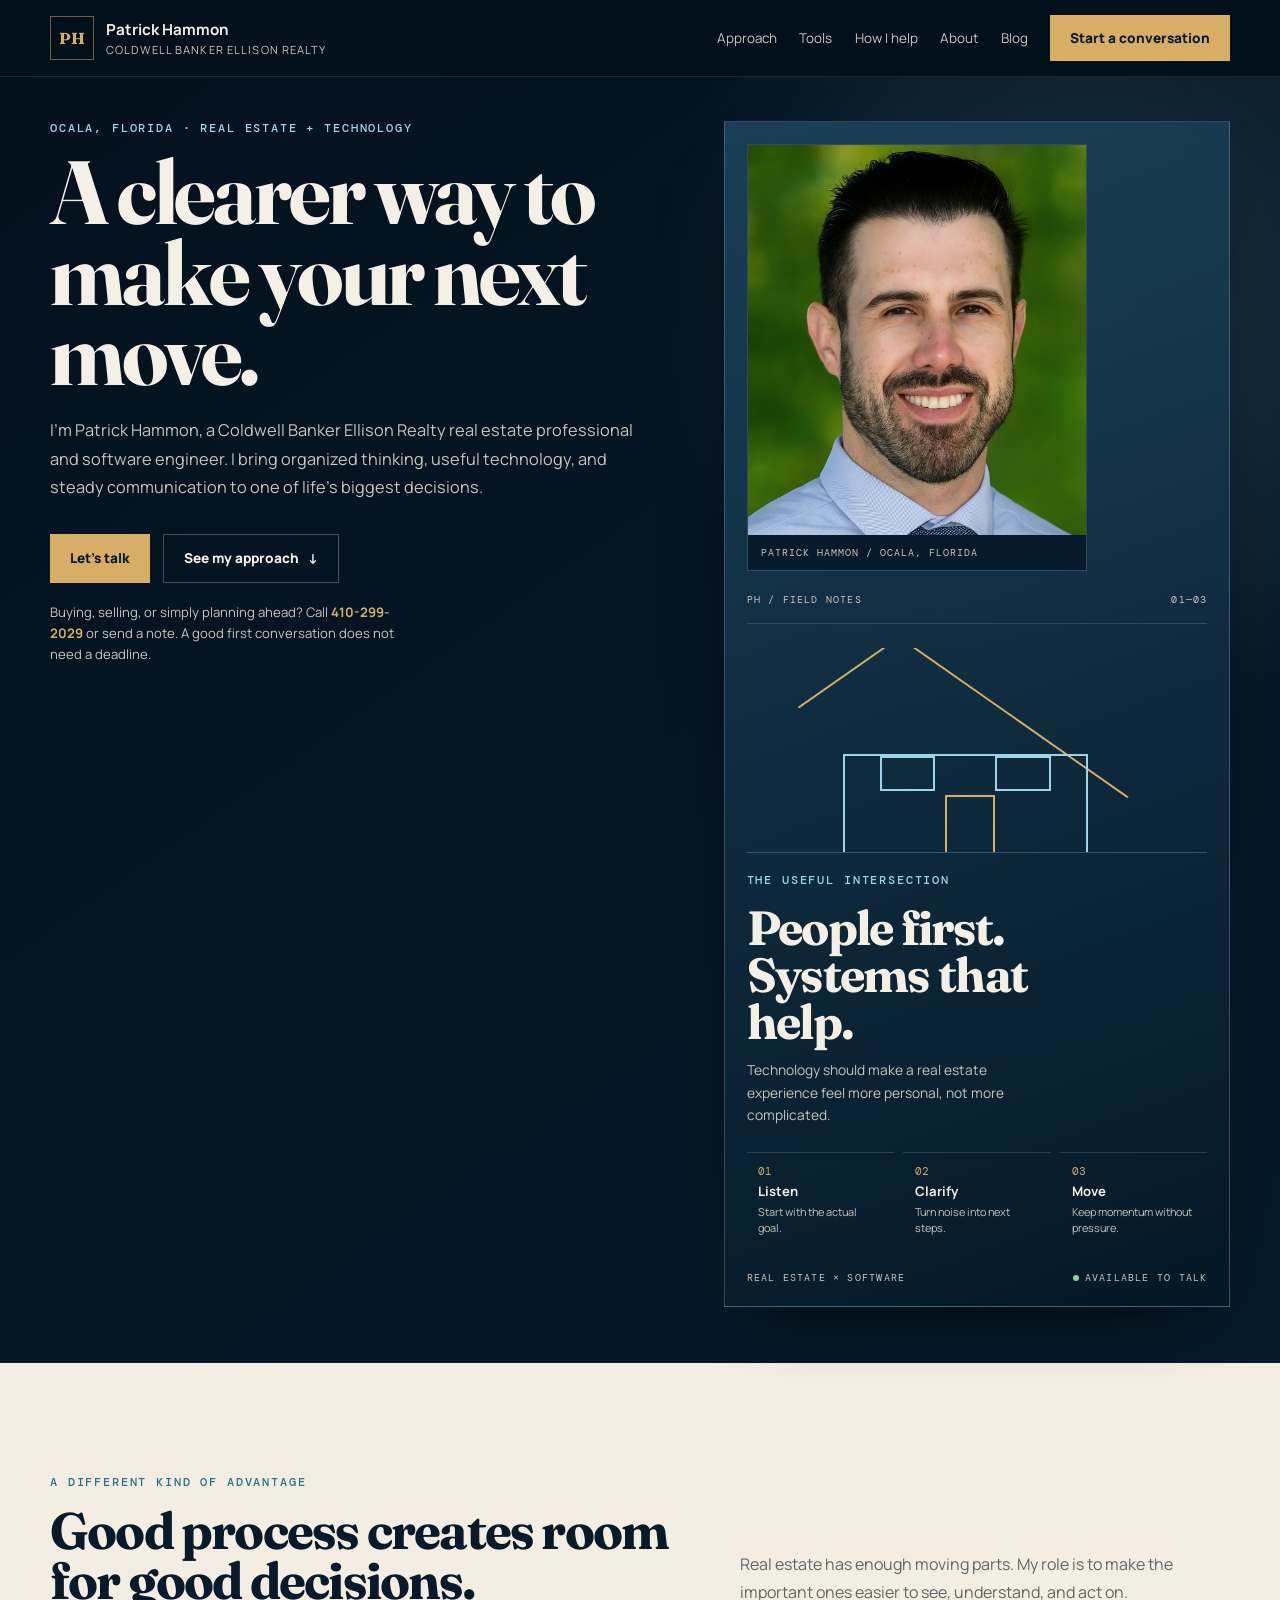
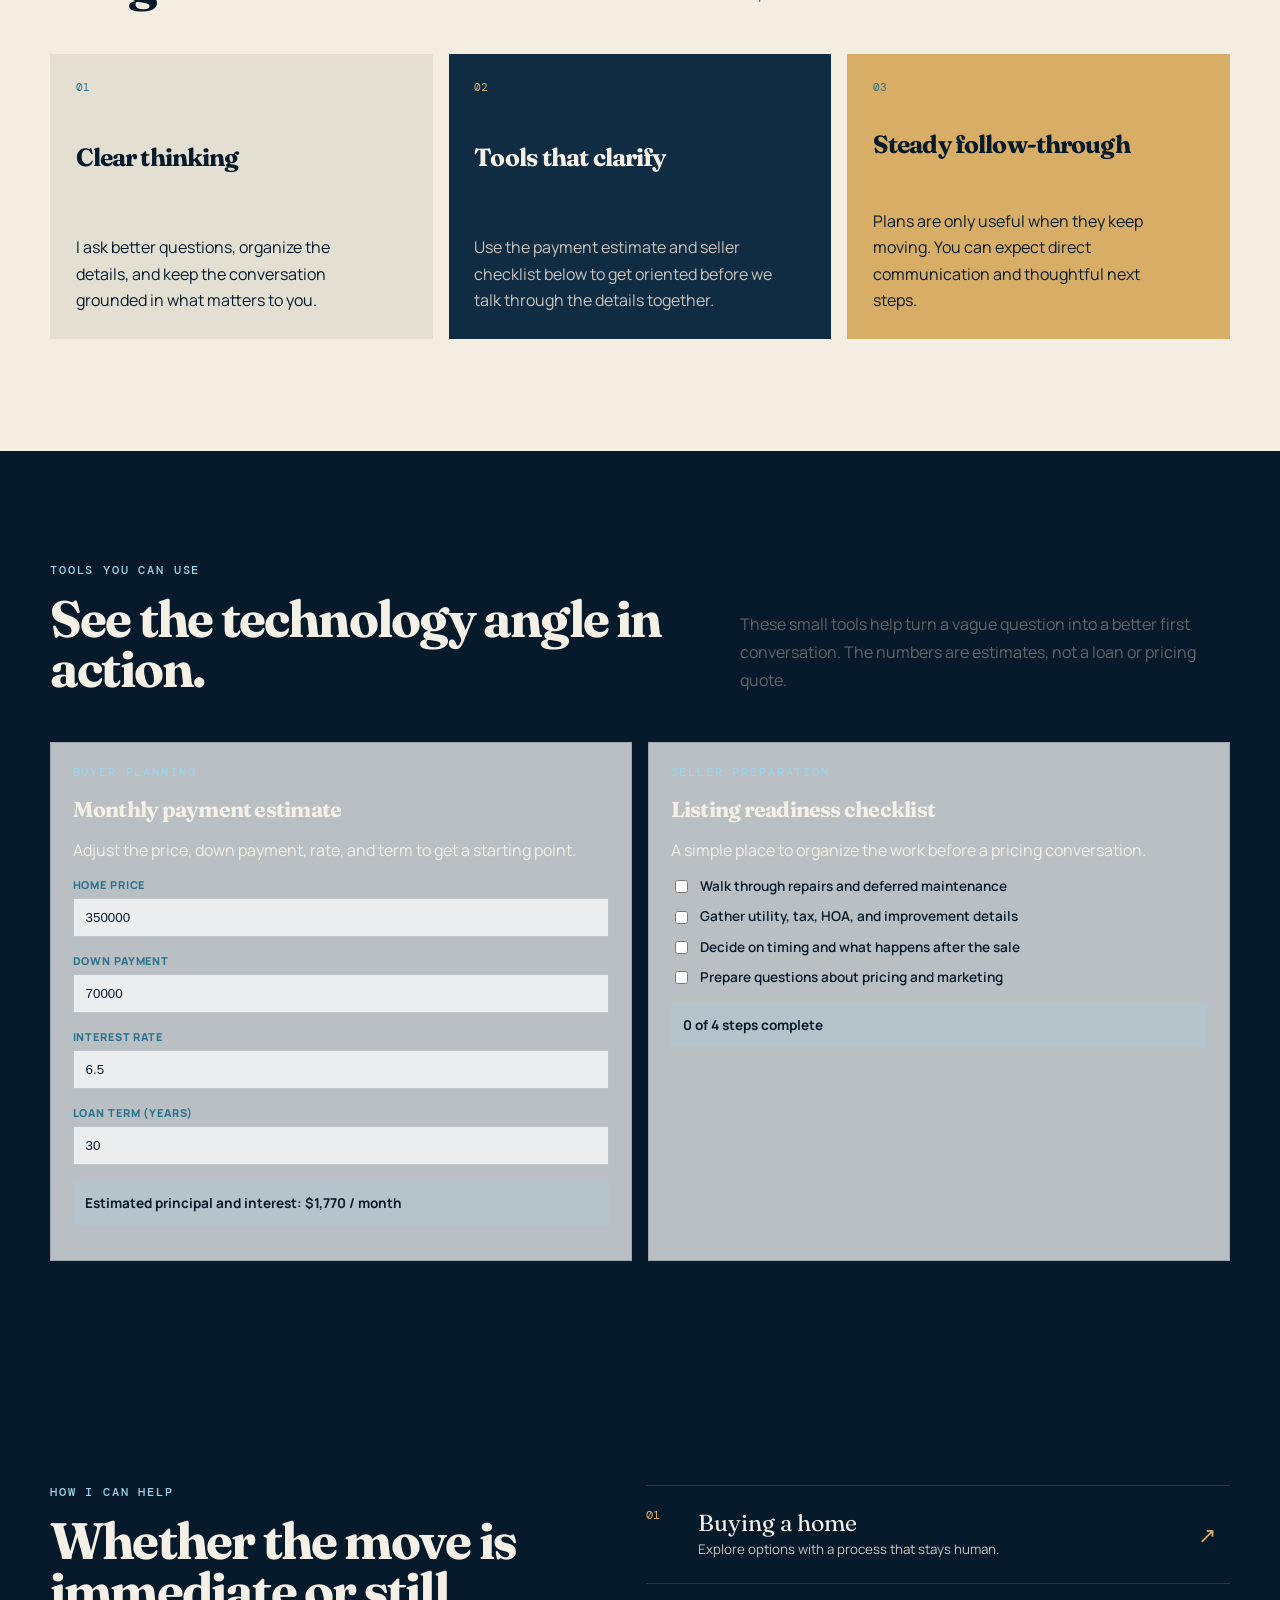
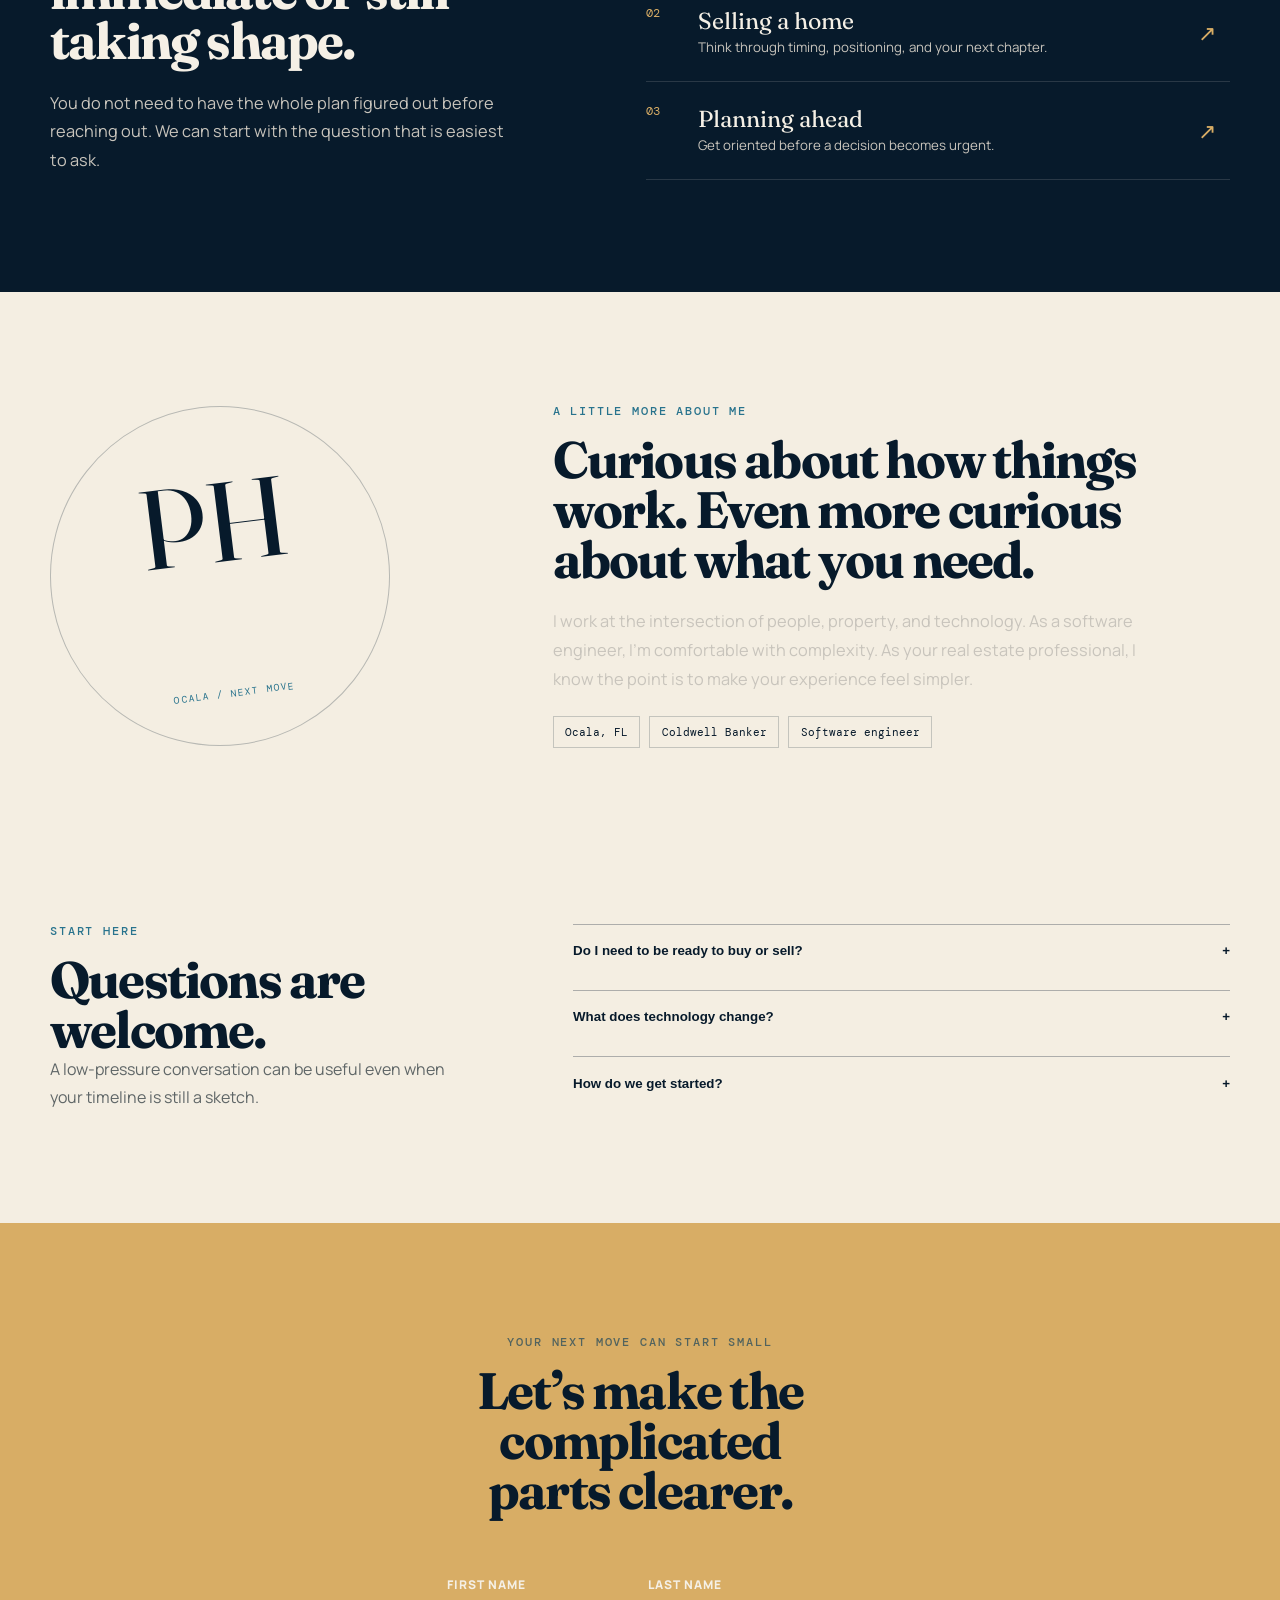
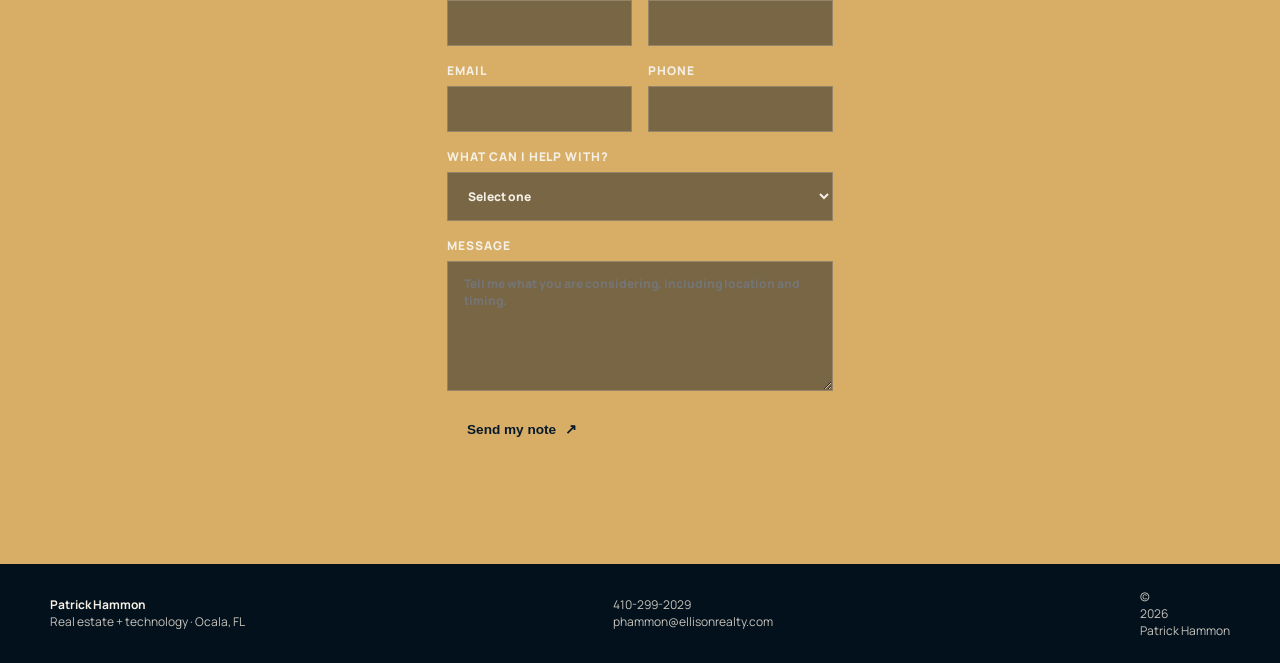
<file: index.html>
<!doctype html>
<html lang="en">
<head>
  <meta charset="UTF-8">
  <meta name="viewport" content="width=device-width, initial-scale=1.0">
  <title>Patrick Hammon | Ocala Real Estate + Technology</title>
  <meta name="description" content="Patrick Hammon brings a software engineer's clarity and a human approach to Ocala real estate with Coldwell Banker Ellison Realty.">
  <link rel="canonical" href="https://www.patrickhammon.com/">
  <meta property="og:title" content="Patrick Hammon | Ocala Real Estate + Technology">
  <meta property="og:description" content="Patrick Hammon brings a software engineer's clarity and a human approach to Ocala real estate with Coldwell Banker Ellison Realty.">
  <meta property="og:type" content="website">
  <meta property="og:url" content="https://www.patrickhammon.com/">
  <link rel="preconnect" href="https://fonts.googleapis.com">
  <link rel="preconnect" href="https://fonts.gstatic.com" crossorigin>
  <link href="https://fonts.googleapis.com/css2?family=DM+Mono:wght@400;500&family=Fraunces:opsz,wght@9..144,600;9..144,700&family=Manrope:wght@400;500;600;700;800&display=swap" rel="stylesheet">
  <link rel="stylesheet" href="assets/styles.css">
  <style>
    .hero{padding:2.75rem 0 3.5rem}
    .hero-grid{align-items:start}
    .profile-photo{width:min(100%,340px);margin:0 0 1.35rem;border:1px solid rgba(157,212,232,.27);background:#071a2b}
    .profile-photo img{display:block;width:100%;height:390px;object-fit:cover;object-position:center top;filter:saturate(.9)}
    .profile-photo figcaption{padding:.7rem .85rem;color:var(--muted);font:400 .62rem "DM Mono",monospace;letter-spacing:.1em;text-transform:uppercase}
    @media(max-width:900px){.hero-grid{gap:1.5rem}.profile-photo{margin-right:auto;margin-left:auto}}
    @media(min-width:761px){.hero-grid{grid-template-columns:minmax(0,.96fr) minmax(300px,.78fr);gap:clamp(1.5rem,4vw,4rem)}}
    .contact-form{display:grid;gap:1rem;max-width:760px;margin:2rem auto 0;text-align:left}
    .contact-form .field-row{display:grid;grid-template-columns:1fr 1fr;gap:1rem}
    .contact-form label{display:grid;gap:.45rem;color:var(--cream);font-size:.75rem;font-weight:800;letter-spacing:.08em;text-transform:uppercase}
    .contact-form input,.contact-form select,.contact-form textarea{width:100%;border:1px solid rgba(245,240,230,.22);border-radius:0;background:rgba(3,17,29,.45);color:var(--cream);font:inherit;padding:.85rem 1rem;outline:none}
    .contact-form textarea{min-height:130px;resize:vertical}
    .contact-form input:focus,.contact-form select:focus,.contact-form textarea:focus{border-color:var(--gold);box-shadow:0 0 0 3px rgba(216,173,101,.14)}
    .contact-form button:disabled{cursor:wait;opacity:.65}
    .form-status{display:none;margin:0;color:var(--muted);font-size:.85rem}
    .form-status.is-visible{display:block}.form-status.is-success{color:var(--blue)}.form-status.is-error{color:#f2a6a6}
    .form-website-trap{position:absolute!important;left:-10000px!important;width:1px!important;height:1px!important;opacity:0!important}
    .tools-grid{display:grid;grid-template-columns:repeat(2,minmax(0,1fr));gap:1rem;margin-top:2rem}
    .tool-card{padding:1.35rem;border:1px solid rgba(7,26,43,.16);background:rgba(255,255,255,.72)}
    .tool-card h3{margin:.25rem 0 .65rem;font:700 1.35rem Fraunces,serif}
    .tool-card label{display:grid;gap:.35rem;margin-top:1rem;color:#28738d;font-size:.68rem;font-weight:800;letter-spacing:.08em;text-transform:uppercase}
    .tool-card input{width:100%;border:1px solid rgba(7,26,43,.2);background:rgba(255,255,255,.72);color:var(--ink);padding:.7rem .75rem}
    .tool-result{margin-top:1rem;padding:.8rem;background:rgba(157,212,232,.18);color:var(--ink);font-size:.85rem;font-weight:700}
    .tool-list{display:grid;gap:.7rem;margin:1rem 0 0;padding:0;list-style:none}
    .tool-list label{display:flex;grid-template-columns:none;align-items:flex-start;gap:.6rem;margin:0;color:var(--ink);font-size:.85rem;font-weight:600;letter-spacing:0;text-transform:none}
    .tool-list input{width:auto;margin-top:.2rem}
    @media(max-width:680px){.hero{padding-top:3.25rem}.profile-photo img{height:360px}.contact-form .field-row{grid-template-columns:1fr}.tools-grid{grid-template-columns:1fr}}
    @media(max-width:680px){.hero{padding-top:3.25rem}.profile-photo img{height:360px}.contact-form .field-row{grid-template-columns:1fr}}
  </style>
</head>
<body data-api-base-url="https://www.wizzycrm.com/api" data-lead-subdomain="patrick-hammon">
  <div class="site-shell">
    <header class="site-header"><div class="wrap nav-row">
      <a class="brand" href="index.html"><span class="brand-mark">PH</span><span><strong>Patrick Hammon</strong><small>Coldwell Banker Ellison Realty</small></span></a>
      <button class="nav-toggle" type="button" aria-expanded="false" aria-controls="site-nav" data-nav-toggle>Menu</button>
      <nav id="site-nav" class="site-nav" aria-label="Primary">
        <a href="#approach">Approach</a><a href="#tools">Tools</a><a href="#work">How I help</a><a href="#about">About</a><a href="/blog/">Blog</a>
        <a class="button button-primary" href="#contact">Start a conversation</a>
      </nav>
    </div></header>

    <main>
      <section class="hero"><div class="wrap hero-grid">
        <div class="hero-copy">
          <p class="eyebrow">Ocala, Florida · Real estate + technology</p>
          <h1>A clearer way to make your next move.</h1>
          <p class="lede">I’m Patrick Hammon, a Coldwell Banker Ellison Realty real estate professional and software engineer. I bring organized thinking, useful technology, and steady communication to one of life’s biggest decisions.</p>
          <div class="hero-actions"><a class="button button-primary" href="#contact">Let’s talk</a><a class="button button-secondary" href="#approach">See my approach <span aria-hidden="true">↓</span></a></div>
          <p class="support-copy">Buying, selling, or simply planning ahead? Call <a href="tel:4102992029">410-299-2029</a> or send a note. A good first conversation does not need a deadline.</p>
        </div>
        <aside class="signal-board" aria-label="Patrick's working philosophy">
          <figure class="profile-photo"><img src="assets/patrick-avatar.png" alt="Patrick Hammon, Ocala real estate professional and software engineer"><figcaption>Patrick Hammon / Ocala, Florida</figcaption></figure>
          <div class="board-topline"><span>PH / FIELD NOTES</span><span>01—03</span></div>
          <div class="house-mark" aria-hidden="true"><span class="roof"></span><span class="house-body"></span><span class="house-window window-one"></span><span class="house-window window-two"></span><span class="house-door"></span></div>
          <div class="board-copy"><p class="card-kicker">The useful intersection</p><h2>People first. Systems that help.</h2><p>Technology should make a real estate experience feel more personal, not more complicated.</p></div>
          <div class="board-data"><div><span>01</span><strong>Listen</strong><small>Start with the actual goal.</small></div><div><span>02</span><strong>Clarify</strong><small>Turn noise into next steps.</small></div><div><span>03</span><strong>Move</strong><small>Keep momentum without pressure.</small></div></div>
          <div class="board-footer"><span>REAL ESTATE × SOFTWARE</span><span class="status-dot">AVAILABLE TO TALK</span></div>
        </aside>
      </div></section>

      <section class="section" id="approach"><div class="wrap split-heading"><div><p class="eyebrow">A different kind of advantage</p><h2>Good process creates room for good decisions.</h2></div><p class="section-intro">Real estate has enough moving parts. My role is to make the important ones easier to see, understand, and act on.</p></div><div class="wrap card-grid three-up">
        <article class="feature-card feature-card-light"><span>01</span><h3>Clear thinking</h3><p>I ask better questions, organize the details, and keep the conversation grounded in what matters to you.</p></article>
        <article class="feature-card feature-card-dark"><span>02</span><h3>Tools that clarify</h3><p>Use the payment estimate and seller checklist below to get oriented before we talk through the details together.</p></article>
        <article class="feature-card feature-card-gold"><span>03</span><h3>Steady follow-through</h3><p>Plans are only useful when they keep moving. You can expect direct communication and thoughtful next steps.</p></article>
      </div></section>

      <section class="section section-contrast" id="tools"><div class="wrap"><div class="split-heading"><div><p class="eyebrow">Tools you can use</p><h2>See the technology angle in action.</h2></div><p class="section-intro">These small tools help turn a vague question into a better first conversation. The numbers are estimates, not a loan or pricing quote.</p></div><div class="tools-grid"><article class="tool-card"><p class="card-kicker">Buyer planning</p><h3>Monthly payment estimate</h3><p>Adjust the price, down payment, rate, and term to get a starting point.</p><label>Home price<input id="tool-price" type="number" min="0" step="1000" value="350000"></label><label>Down payment<input id="tool-down" type="number" min="0" step="1000" value="70000"></label><label>Interest rate<input id="tool-rate" type="number" min="0" step="0.1" value="6.5"></label><label>Loan term (years)<input id="tool-term" type="number" min="1" step="1" value="30"></label><p class="tool-result" id="payment-result" aria-live="polite"></p></article><article class="tool-card"><p class="card-kicker">Seller preparation</p><h3>Listing readiness checklist</h3><p>A simple place to organize the work before a pricing conversation.</p><div class="tool-list"><label><input type="checkbox">Walk through repairs and deferred maintenance</label><label><input type="checkbox">Gather utility, tax, HOA, and improvement details</label><label><input type="checkbox">Decide on timing and what happens after the sale</label><label><input type="checkbox">Prepare questions about pricing and marketing</label></div><p class="tool-result" id="checklist-result" aria-live="polite">0 of 4 steps complete</p></article></div></div></section>

      <section class="section section-contrast" id="work"><div class="wrap work-grid"><div><p class="eyebrow">How I can help</p><h2>Whether the move is immediate or still taking shape.</h2><p class="lede">You do not need to have the whole plan figured out before reaching out. We can start with the question that is easiest to ask.</p></div><div class="work-list">
        <a class="work-item" href="#contact"><span>01</span><strong>Buying a home</strong><small>Explore options with a process that stays human.</small><b aria-hidden="true">↗</b></a>
        <a class="work-item" href="#contact"><span>02</span><strong>Selling a home</strong><small>Think through timing, positioning, and your next chapter.</small><b aria-hidden="true">↗</b></a>
        <a class="work-item" href="#contact"><span>03</span><strong>Planning ahead</strong><small>Get oriented before a decision becomes urgent.</small><b aria-hidden="true">↗</b></a>
      </div></div></section>

      <section class="section" id="about"><div class="wrap about-grid"><div class="about-stamp" aria-label="Patrick Hammon initials">PH<span>OCALA / NEXT MOVE</span></div><div><p class="eyebrow">A little more about me</p><h2>Curious about how things work. Even more curious about what you need.</h2><p class="lede">I work at the intersection of people, property, and technology. As a software engineer, I’m comfortable with complexity. As your real estate professional, I know the point is to make your experience feel simpler.</p><div class="tag-row"><span>Ocala, FL</span><span>Coldwell Banker</span><span>Software engineer</span></div></div></div></section>

      <section class="section faq-section"><div class="wrap faq-grid"><div><p class="eyebrow">Start here</p><h2>Questions are welcome.</h2><p class="section-intro">A low-pressure conversation can be useful even when your timeline is still a sketch.</p></div><div class="faq-list">
        <article class="faq-item"><button class="faq-button" type="button" data-faq-button><span>Do I need to be ready to buy or sell?</span><span>+</span></button><div class="faq-answer"><p>No. A first conversation can simply help you understand the landscape and decide what makes sense next.</p></div></article>
        <article class="faq-item"><button class="faq-button" type="button" data-faq-button><span>What does technology change?</span><span>+</span></button><div class="faq-answer"><p>Used well, it gives you better visibility, cleaner communication, and fewer avoidable surprises. The relationship still comes first.</p></div></article>
        <article class="faq-item"><button class="faq-button" type="button" data-faq-button><span>How do we get started?</span><span>+</span></button><div class="faq-answer"><p>Send a note with whatever you know so far, or call <a href="tel:4102992029">410-299-2029</a>. I’ll respond and we can take it from there.</p></div></article>
      </div></div></section>
      <section class="closing-cta" id="contact"><div class="wrap closing-inner"><p class="eyebrow">Your next move can start small</p><h2>Let’s make the complicated parts clearer.</h2><form class="contact-form" data-lead-form data-lead-type="General" data-campaign="Patrick personal site" data-form-name="Patrick contact form" data-success-message="Thanks. Your note is in my CRM, and I’ll follow up soon."><div class="field-row"><label>First name<input name="firstName" autocomplete="given-name" required></label><label>Last name<input name="lastName" autocomplete="family-name" required></label></div><div class="field-row"><label>Email<input name="email" type="email" autocomplete="email"></label><label>Phone<input name="phone" type="tel" autocomplete="tel"></label></div><label>What can I help with?<select name="timeline"><option value="">Select one</option><option>Buying a home</option><option>Selling a home</option><option>Planning ahead</option><option>Something else</option></select></label><label>Message<textarea name="message" placeholder="Tell me what you are considering, including location and timing."></textarea></label><input class="form-website-trap" name="website" tabindex="-1" autocomplete="off"><div><button class="button button-primary" type="submit">Send my note <span aria-hidden="true">↗</span></button></div><p class="form-status" data-form-status role="status" aria-live="polite"></p></form></div></section>
    </main>
    <footer class="site-footer"><div class="wrap footer-row"><div><strong>Patrick Hammon</strong><span>Real estate + technology · Ocala, FL</span></div><div><a href="tel:4102992029">410-299-2029</a><a href="mailto:phammon@ellisonrealty.com">phammon@ellisonrealty.com</a></div><span>© <span data-year></span> Patrick Hammon</span></div></footer>
  </div>
  <script src="assets/main.js"></script>
</body>
</html>
</file>
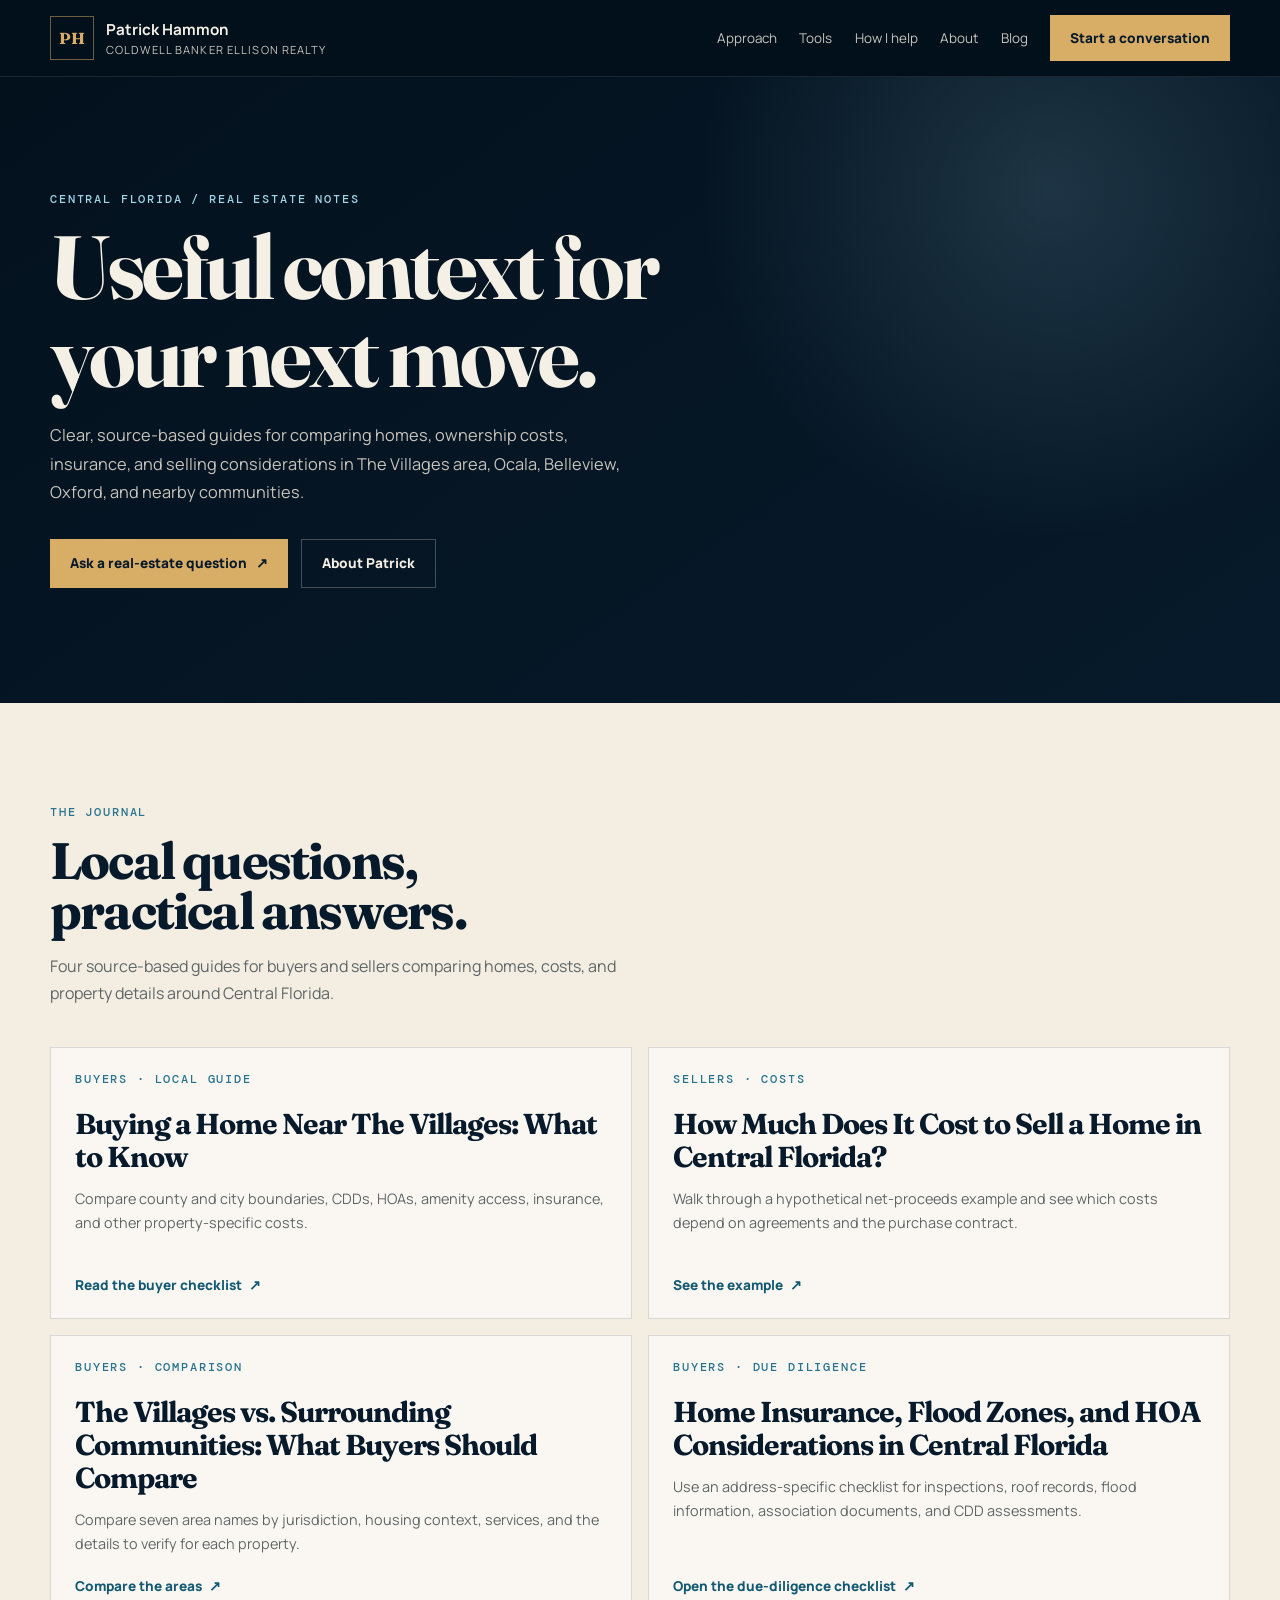
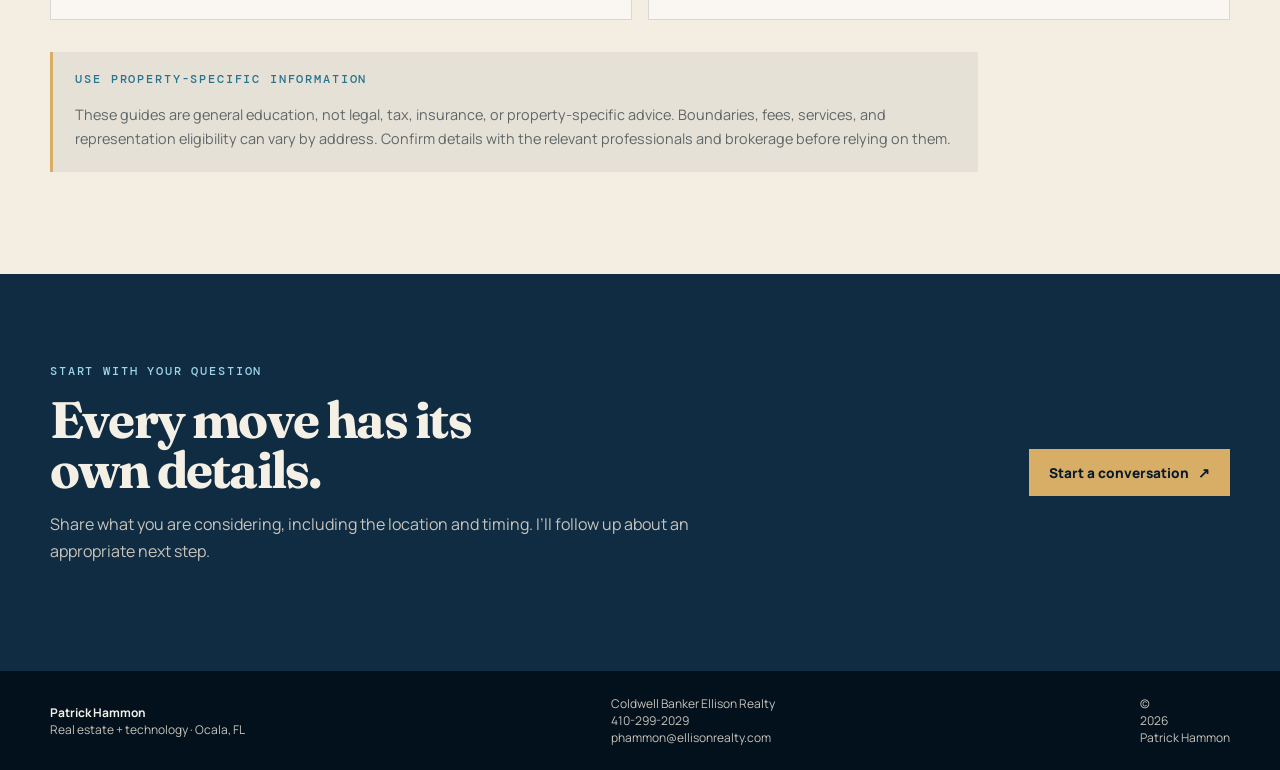
<file: blog/index.html>
<!doctype html>
<html lang="en">
<head>
  <meta charset="UTF-8">
  <meta name="viewport" content="width=device-width, initial-scale=1.0">
  <title>Central Florida Home Guides | Patrick Hammon</title>
  <meta name="description" content="Source-based guides for comparing homes, ownership costs, insurance, and selling considerations in The Villages area, Ocala, Belleview, Oxford, and nearby communities.">
  <link rel="canonical" href="https://www.patrickhammon.com/blog/">
  <meta property="og:title" content="Central Florida Home Guides | Patrick Hammon">
  <meta property="og:description" content="Source-based guides for comparing homes, ownership costs, insurance, and selling considerations in The Villages area, Ocala, Belleview, Oxford, and nearby communities.">
  <meta property="og:type" content="website">
  <meta property="og:url" content="https://www.patrickhammon.com/blog/">
  <link rel="preconnect" href="https://fonts.googleapis.com">
  <link rel="preconnect" href="https://fonts.gstatic.com" crossorigin>
  <link href="https://fonts.googleapis.com/css2?family=DM+Mono:wght@400;500&family=Fraunces:opsz,wght@9..144,600;9..144,700&family=Manrope:wght@400;500;600;700;800&display=swap" rel="stylesheet">
  <link rel="stylesheet" href="/assets/styles.css">
  <link rel="stylesheet" href="/assets/blog.css">
  <script type="application/ld+json">
    {
      "@context": "https://schema.org",
      "@type": "Blog",
      "name": "Central Florida Home Guides",
      "description": "Source-based guides for comparing homes, ownership costs, insurance, and selling considerations in Central Florida.",
      "url": "https://www.patrickhammon.com/blog/",
      "author": {
        "@type": "Person",
        "name": "Patrick Hammon"
      },
      "publisher": {
        "@type": "Person",
        "name": "Patrick Hammon"
      }
    }
  </script>
</head>
<body class="blog-page" data-api-base-url="https://www.wizzycrm.com/api" data-lead-subdomain="patrick-hammon">
  <a class="blog-skip-link" href="#main">Skip to content</a>
  <div class="site-shell">
    <header class="site-header">
      <div class="wrap nav-row">
        <a class="brand" href="/"><span class="brand-mark">PH</span><span><strong>Patrick Hammon</strong><small>Coldwell Banker Ellison Realty</small></span></a>
        <button class="nav-toggle" type="button" aria-expanded="false" aria-controls="site-nav" data-nav-toggle>Menu</button>
        <nav id="site-nav" class="site-nav" aria-label="Primary">
          <a href="/#approach">Approach</a>
          <a href="/#tools">Tools</a>
          <a href="/#work">How I help</a>
          <a href="/#about">About</a>
          <a href="/blog/" aria-current="page">Blog</a>
          <a class="button button-primary" href="/#contact">Start a conversation</a>
        </nav>
      </div>
    </header>

    <main id="main">
      <section class="blog-hero">
        <div class="wrap">
          <p class="eyebrow">Central Florida / Real estate notes</p>
          <h1>Useful context for your next move.</h1>
          <p class="lede">Clear, source-based guides for comparing homes, ownership costs, insurance, and selling considerations in The Villages area, Ocala, Belleview, Oxford, and nearby communities.</p>
          <div class="blog-hero-actions">
            <a class="button button-primary" href="/?lead_source=blog#contact">Ask a real-estate question <span aria-hidden="true">↗</span></a>
            <a class="button button-secondary" href="/#approach">About Patrick</a>
          </div>
        </div>
      </section>

      <section class="blog-section" aria-labelledby="blog-topics-heading">
        <div class="wrap">
          <div class="blog-section-heading">
            <p class="eyebrow">The journal</p>
            <h2 id="blog-topics-heading">Local questions, practical answers.</h2>
            <p>Four source-based guides for buyers and sellers comparing homes, costs, and property details around Central Florida.</p>
          </div>
          <div class="blog-post-grid">
            <article class="blog-post-card">
              <p class="eyebrow">BUYERS · LOCAL GUIDE</p>
              <h3><a href="/blog/buying-a-home-near-the-villages/">Buying a Home Near The Villages: What to Know</a></h3>
              <p>Compare county and city boundaries, CDDs, HOAs, amenity access, insurance, and other property-specific costs.</p>
              <a class="blog-post-link" href="/blog/buying-a-home-near-the-villages/">Read the buyer checklist <span aria-hidden="true">↗</span></a>
            </article>
            <article class="blog-post-card">
              <p class="eyebrow">SELLERS · COSTS</p>
              <h3><a href="/blog/central-florida-home-selling-costs/">How Much Does It Cost to Sell a Home in Central Florida?</a></h3>
              <p>Walk through a hypothetical net-proceeds example and see which costs depend on agreements and the purchase contract.</p>
              <a class="blog-post-link" href="/blog/central-florida-home-selling-costs/">See the example <span aria-hidden="true">↗</span></a>
            </article>
            <article class="blog-post-card">
              <p class="eyebrow">BUYERS · COMPARISON</p>
              <h3><a href="/blog/the-villages-vs-surrounding-communities/">The Villages vs. Surrounding Communities: What Buyers Should Compare</a></h3>
              <p>Compare seven area names by jurisdiction, housing context, services, and the details to verify for each property.</p>
              <a class="blog-post-link" href="/blog/the-villages-vs-surrounding-communities/">Compare the areas <span aria-hidden="true">↗</span></a>
            </article>
            <article class="blog-post-card">
              <p class="eyebrow">BUYERS · DUE DILIGENCE</p>
              <h3><a href="/blog/central-florida-insurance-flood-hoa/">Home Insurance, Flood Zones, and HOA Considerations in Central Florida</a></h3>
              <p>Use an address-specific checklist for inspections, roof records, flood information, association documents, and CDD assessments.</p>
              <a class="blog-post-link" href="/blog/central-florida-insurance-flood-hoa/">Open the due-diligence checklist <span aria-hidden="true">↗</span></a>
            </article>
          </div>
          <aside class="blog-review-note">
            <p class="card-kicker">Use property-specific information</p>
            <p>These guides are general education, not legal, tax, insurance, or property-specific advice. Boundaries, fees, services, and representation eligibility can vary by address. Confirm details with the relevant professionals and brokerage before relying on them.</p>
          </aside>
        </div>
      </section>

      <section class="blog-contact">
        <div class="wrap blog-contact-inner">
          <div>
            <p class="eyebrow">Start with your question</p>
            <h2>Every move has its own details.</h2>
            <p>Share what you are considering, including the location and timing. I’ll follow up about an appropriate next step.</p>
          </div>
          <a class="button button-primary" href="/?lead_source=blog#contact">Start a conversation <span aria-hidden="true">↗</span></a>
        </div>
      </section>
    </main>

    <footer class="site-footer">
      <div class="wrap footer-row">
        <div><strong>Patrick Hammon</strong><span>Real estate + technology · Ocala, FL</span></div>
        <div><span>Coldwell Banker Ellison Realty</span><a href="tel:4102992029">410-299-2029</a><a href="mailto:phammon@ellisonrealty.com">phammon@ellisonrealty.com</a></div>
        <span>© <span data-year></span> Patrick Hammon</span>
      </div>
    </footer>
  </div>
  <script src="/assets/main.js"></script>
</body>
</html>
</file>
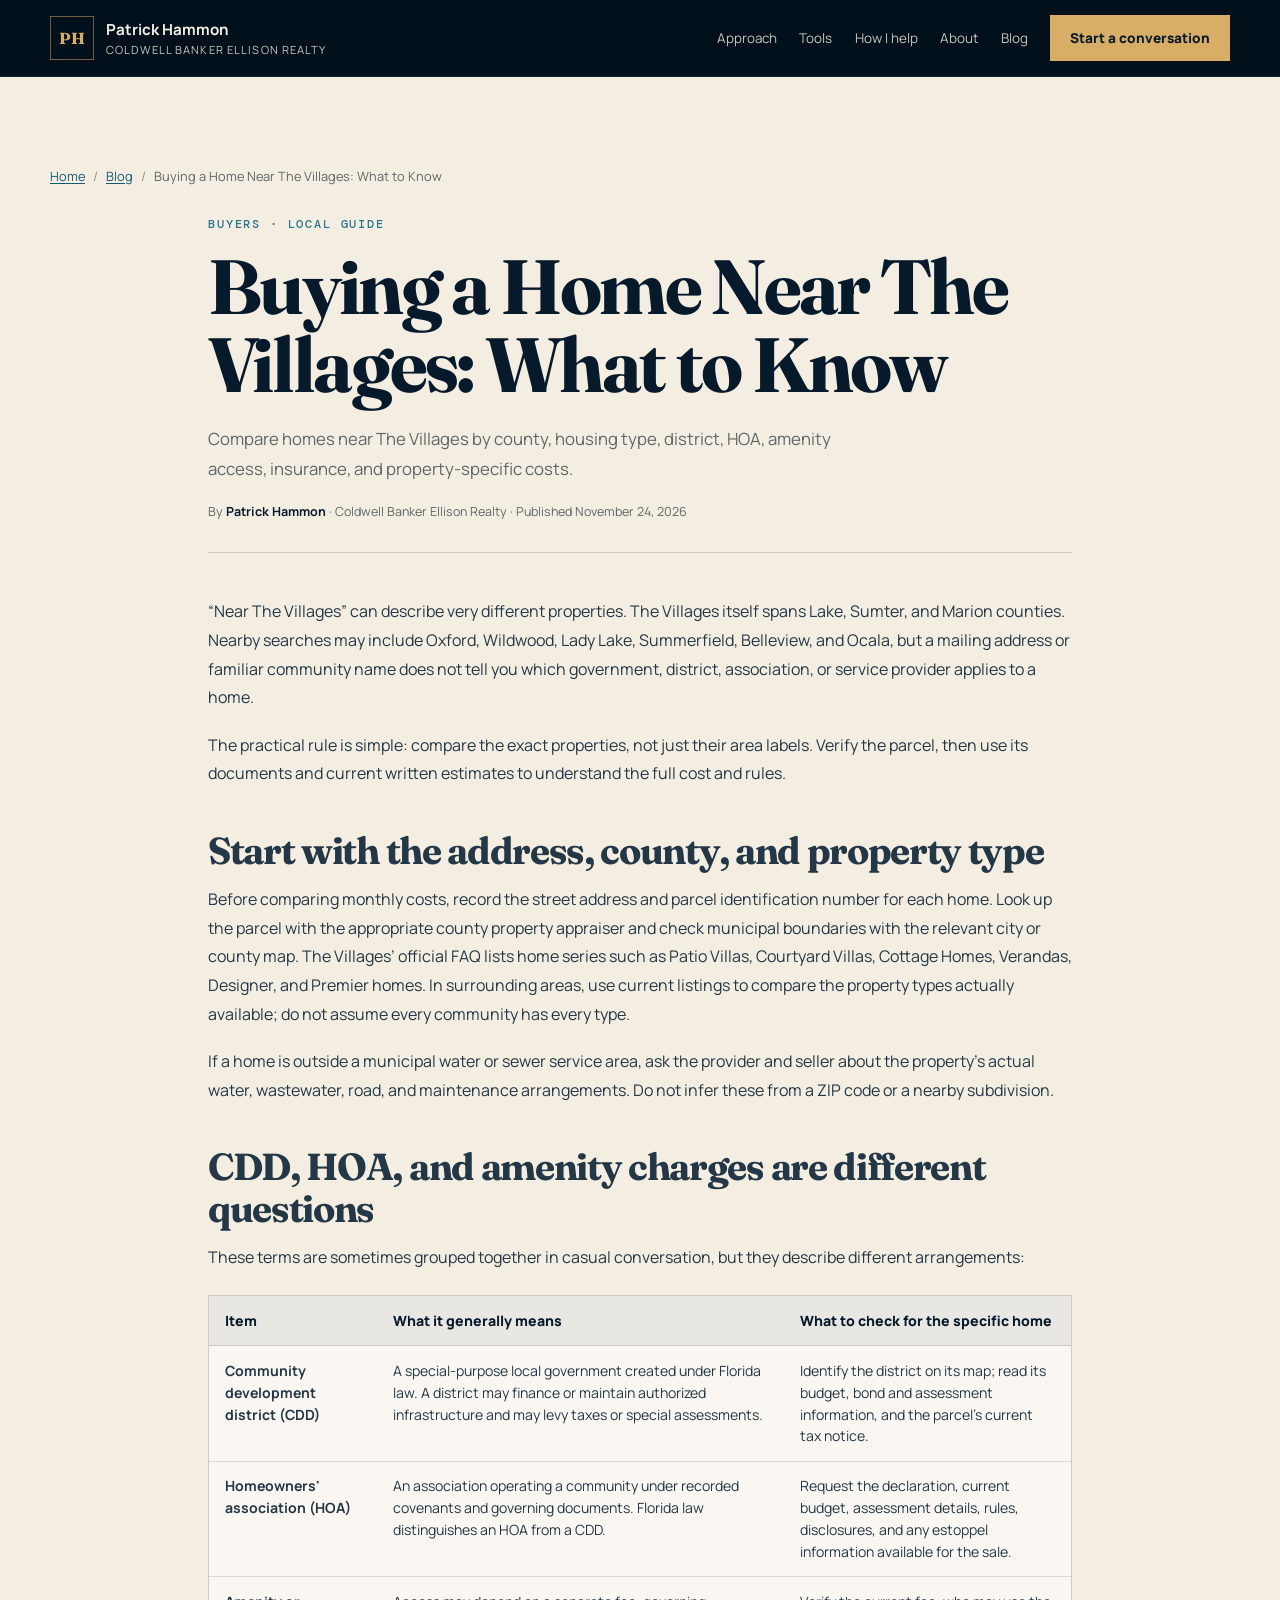
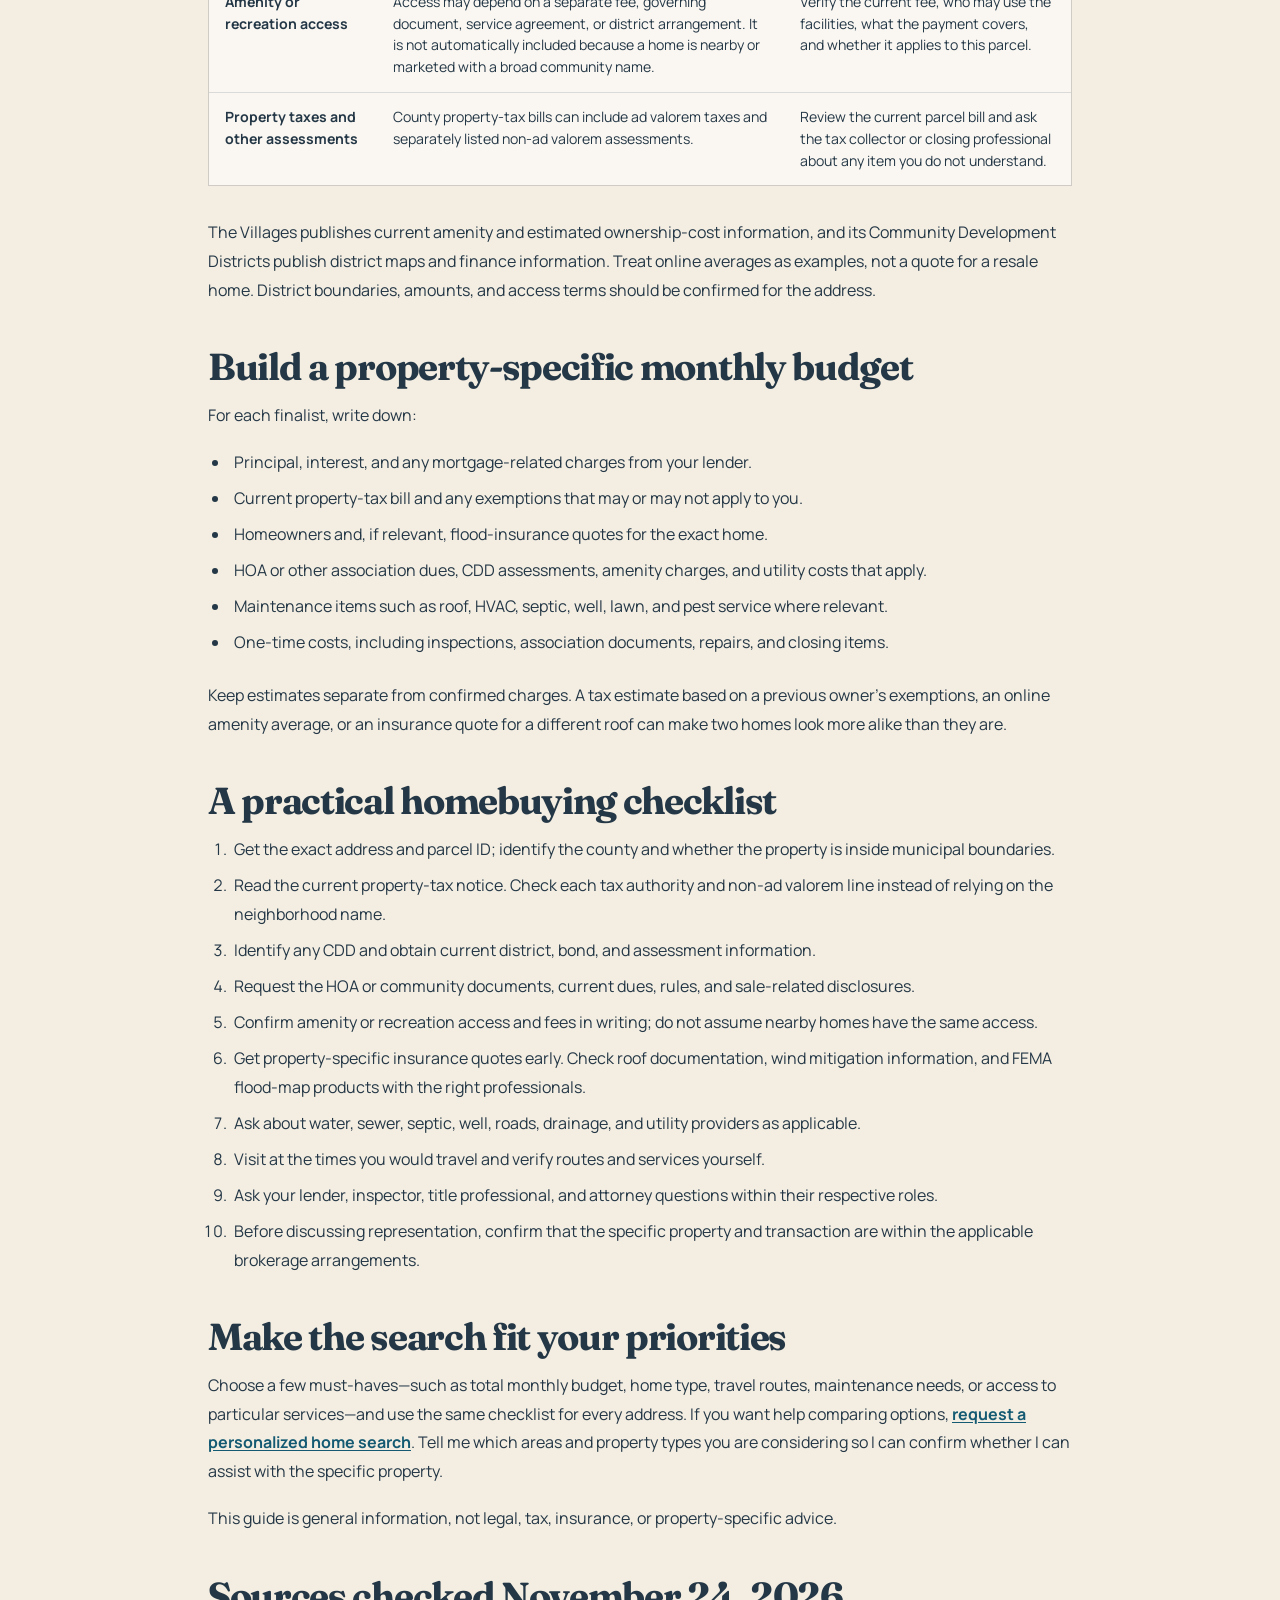
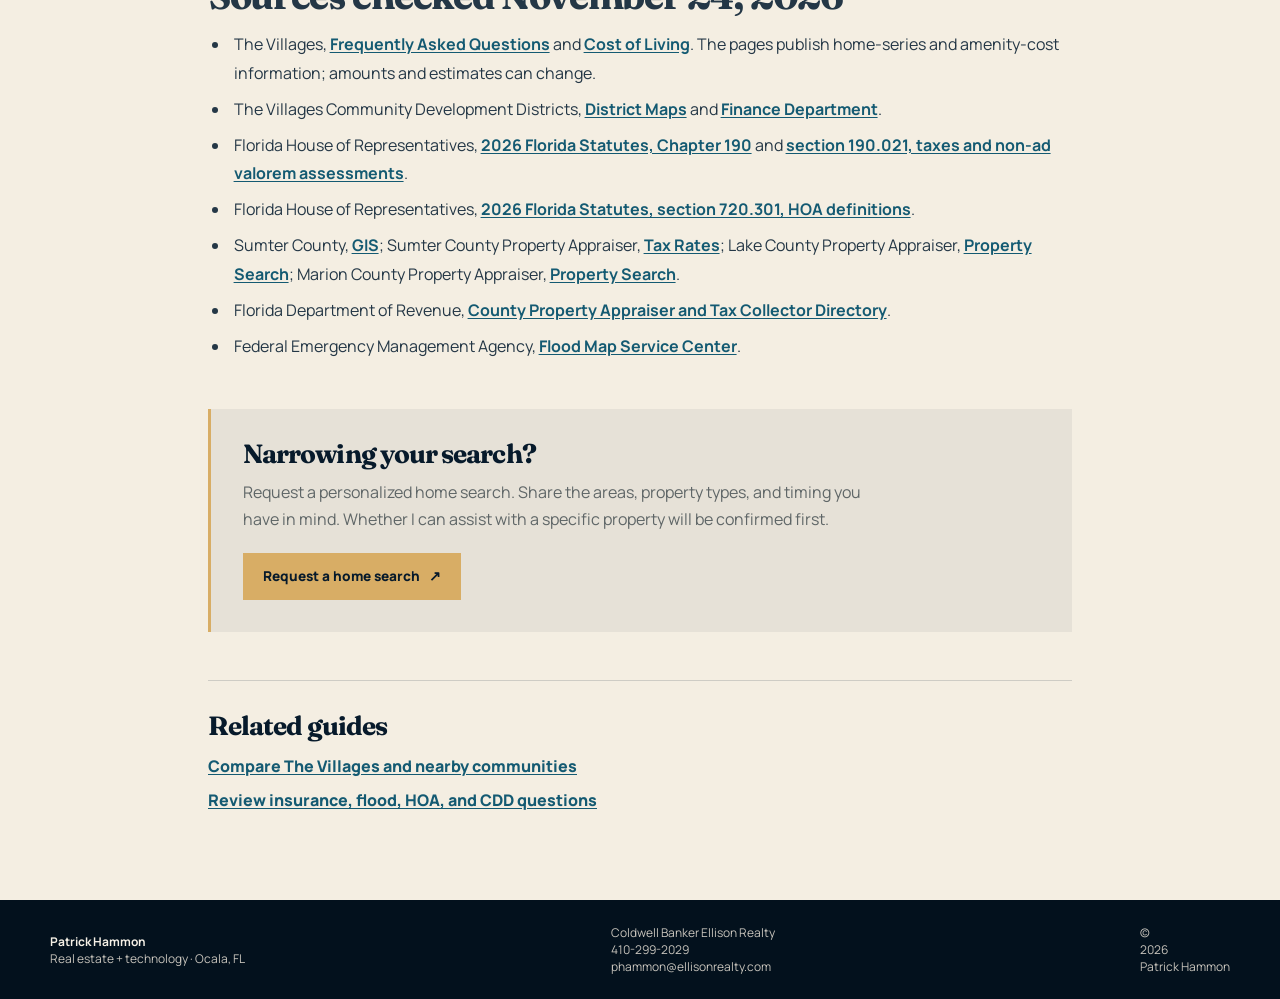
<file: blog/buying-a-home-near-the-villages/index.html>
<!doctype html>
<html lang="en">
<head>
  <meta charset="UTF-8">
  <meta name="viewport" content="width=device-width, initial-scale=1.0">
  <title>Buying Near The Villages: Local Buyer Checklist | Patrick Hammon</title>
  <meta name="description" content="Compare homes near The Villages, Oxford, Wildwood, and nearby communities. Check county, CDD, HOA, amenity, insurance, and tax details by address.">
  <link rel="canonical" href="https://www.patrickhammon.com/blog/buying-a-home-near-the-villages/">
  <meta property="og:title" content="Buying a Home Near The Villages: What to Know">
  <meta property="og:description" content="Compare homes near The Villages by county, housing type, district, HOA, amenity access, insurance, and property-specific costs.">
  <meta property="og:type" content="article">
  <meta property="og:url" content="https://www.patrickhammon.com/blog/buying-a-home-near-the-villages/">
  <link rel="preconnect" href="https://fonts.googleapis.com">
  <link rel="preconnect" href="https://fonts.gstatic.com" crossorigin>
  <link href="https://fonts.googleapis.com/css2?family=DM+Mono:wght@400;500&family=Fraunces:opsz,wght@9..144,600;9..144,700&family=Manrope:wght@400;500;600;700;800&display=swap" rel="stylesheet">
  <link rel="stylesheet" href="/assets/styles.css">
  <link rel="stylesheet" href="/assets/blog.css">
  <script type="application/ld+json">
{
  "@context": "https://schema.org",
  "@type": "BlogPosting",
  "headline": "Buying a Home Near The Villages: What to Know",
  "description": "Compare homes near The Villages by county, housing type, district, HOA, amenity access, insurance, and property-specific costs.",
  "datePublished": "2026-11-24",
  "dateModified": "2026-11-24",
  "author": {
    "@type": "Person",
    "name": "Patrick Hammon"
  },
  "publisher": {
    "@type": "Organization",
    "name": "Coldwell Banker Ellison Realty"
  },
  "mainEntityOfPage": {
    "@type": "WebPage",
    "@id": "https://www.patrickhammon.com/blog/buying-a-home-near-the-villages/"
  }
}
  </script>
</head>
<body class="blog-page" data-api-base-url="https://www.wizzycrm.com/api" data-lead-subdomain="patrick-hammon">
  <a class="blog-skip-link" href="#main">Skip to content</a>
  <div class="site-shell">
    <header class="site-header">
      <div class="wrap nav-row">
        <a class="brand" href="/"><span class="brand-mark">PH</span><span><strong>Patrick Hammon</strong><small>Coldwell Banker Ellison Realty</small></span></a>
        <button class="nav-toggle" type="button" aria-expanded="false" aria-controls="site-nav" data-nav-toggle>Menu</button>
        <nav id="site-nav" class="site-nav" aria-label="Primary">
          <a href="/#approach">Approach</a>
          <a href="/#tools">Tools</a>
          <a href="/#work">How I help</a>
          <a href="/#about">About</a>
          <a href="/blog/" aria-current="page">Blog</a>
          <a class="button button-primary" href="/#contact">Start a conversation</a>
        </nav>
      </div>
    </header>
    <main id="main">
      <section class="blog-article-section">
        <div class="wrap">
          <nav class="blog-breadcrumbs" aria-label="Breadcrumb">
            <ol>
              <li><a href="/">Home</a></li>
              <li><a href="/blog/">Blog</a></li>
              <li aria-current="page">Buying a Home Near The Villages: What to Know</li>
            </ol>
          </nav>
          <article class="blog-article">
            <header class="blog-article-header">
              <p class="eyebrow">Buyers · Local guide</p>
              <h1>Buying a Home Near The Villages: What to Know</h1>
              <p class="blog-article-deck">Compare homes near The Villages by county, housing type, district, HOA, amenity access, insurance, and property-specific costs.</p>
              <p class="blog-article-meta">By <strong>Patrick Hammon</strong> · Coldwell Banker Ellison Realty · <time datetime="2026-11-24">Published November 24, 2026</time></p>
            </header>
            <div class="blog-article-body">
<p>“Near The Villages” can describe very different properties. The Villages itself spans Lake, Sumter, and Marion counties. Nearby searches may include Oxford, Wildwood, Lady Lake, Summerfield, Belleview, and Ocala, but a mailing address or familiar community name does not tell you which government, district, association, or service provider applies to a home.</p>
<p>The practical rule is simple: compare the exact properties, not just their area labels. Verify the parcel, then use its documents and current written estimates to understand the full cost and rules.</p>
<h2>Start with the address, county, and property type</h2>
<p>Before comparing monthly costs, record the street address and parcel identification number for each home. Look up the parcel with the appropriate county property appraiser and check municipal boundaries with the relevant city or county map. The Villages’ official FAQ lists home series such as Patio Villas, Courtyard Villas, Cottage Homes, Verandas, Designer, and Premier homes. In surrounding areas, use current listings to compare the property types actually available; do not assume every community has every type.</p>
<p>If a home is outside a municipal water or sewer service area, ask the provider and seller about the property's actual water, wastewater, road, and maintenance arrangements. Do not infer these from a ZIP code or a nearby subdivision.</p>
<h2>CDD, HOA, and amenity charges are different questions</h2>
<p>These terms are sometimes grouped together in casual conversation, but they describe different arrangements:</p>
<div class="blog-table-wrap" role="region" aria-label="Scrollable table" tabindex="0">
<table><thead><tr>
<th scope="col">Item</th>
<th scope="col">What it generally means</th>
<th scope="col">What to check for the specific home</th>
</tr></thead><tbody>
<tr>
<td><strong>Community development district (CDD)</strong></td>
<td>A special-purpose local government created under Florida law. A district may finance or maintain authorized infrastructure and may levy taxes or special assessments.</td>
<td>Identify the district on its map; read its budget, bond and assessment information, and the parcel's current tax notice.</td>
</tr>
<tr>
<td><strong>Homeowners' association (HOA)</strong></td>
<td>An association operating a community under recorded covenants and governing documents. Florida law distinguishes an HOA from a CDD.</td>
<td>Request the declaration, current budget, assessment details, rules, disclosures, and any estoppel information available for the sale.</td>
</tr>
<tr>
<td><strong>Amenity or recreation access</strong></td>
<td>Access may depend on a separate fee, governing document, service agreement, or district arrangement. It is not automatically included because a home is nearby or marketed with a broad community name.</td>
<td>Verify the current fee, who may use the facilities, what the payment covers, and whether it applies to this parcel.</td>
</tr>
<tr>
<td><strong>Property taxes and other assessments</strong></td>
<td>County property-tax bills can include ad valorem taxes and separately listed non-ad valorem assessments.</td>
<td>Review the current parcel bill and ask the tax collector or closing professional about any item you do not understand.</td>
</tr>
</tbody></table></div>
<p>The Villages publishes current amenity and estimated ownership-cost information, and its Community Development Districts publish district maps and finance information. Treat online averages as examples, not a quote for a resale home. District boundaries, amounts, and access terms should be confirmed for the address.</p>
<h2>Build a property-specific monthly budget</h2>
<p>For each finalist, write down:</p>
<ul>
<li>Principal, interest, and any mortgage-related charges from your lender.</li>
<li>Current property-tax bill and any exemptions that may or may not apply to you.</li>
<li>Homeowners and, if relevant, flood-insurance quotes for the exact home.</li>
<li>HOA or other association dues, CDD assessments, amenity charges, and utility costs that apply.</li>
<li>Maintenance items such as roof, HVAC, septic, well, lawn, and pest service where relevant.</li>
<li>One-time costs, including inspections, association documents, repairs, and closing items.</li>
</ul>
<p>Keep estimates separate from confirmed charges. A tax estimate based on a previous owner’s exemptions, an online amenity average, or an insurance quote for a different roof can make two homes look more alike than they are.</p>
<h2>A practical homebuying checklist</h2>
<ol>
<li>Get the exact address and parcel ID; identify the county and whether the property is inside municipal boundaries.</li>
<li>Read the current property-tax notice. Check each tax authority and non-ad valorem line instead of relying on the neighborhood name.</li>
<li>Identify any CDD and obtain current district, bond, and assessment information.</li>
<li>Request the HOA or community documents, current dues, rules, and sale-related disclosures.</li>
<li>Confirm amenity or recreation access and fees in writing; do not assume nearby homes have the same access.</li>
<li>Get property-specific insurance quotes early. Check roof documentation, wind mitigation information, and FEMA flood-map products with the right professionals.</li>
<li>Ask about water, sewer, septic, well, roads, drainage, and utility providers as applicable.</li>
<li>Visit at the times you would travel and verify routes and services yourself.</li>
<li>Ask your lender, inspector, title professional, and attorney questions within their respective roles.</li>
<li>Before discussing representation, confirm that the specific property and transaction are within the applicable brokerage arrangements.</li>
</ol>
<h2>Make the search fit your priorities</h2>
<p>Choose a few must-haves—such as total monthly budget, home type, travel routes, maintenance needs, or access to particular services—and use the same checklist for every address. If you want help comparing options, <a href="/?lead_source=blog&amp;article_slug=buying-a-home-near-the-villages#contact">request a personalized home search</a>. Tell me which areas and property types you are considering so I can confirm whether I can assist with the specific property.</p>
<p>This guide is general information, not legal, tax, insurance, or property-specific advice.</p>
<h2>Sources checked November 24, 2026</h2>
<ul>
<li>The Villages, <a href="https://www.thevillages.com/faq/">Frequently Asked Questions</a> and <a href="https://www.thevillages.com/cost-of-living/">Cost of Living</a>. The pages publish home-series and amenity-cost information; amounts and estimates can change.</li>
<li>The Villages Community Development Districts, <a href="https://www.districtgov.org/district-maps/">District Maps</a> and <a href="https://www.districtgov.org/services/administration/finance/">Finance Department</a>.</li>
<li>Florida House of Representatives, <a href="https://www.flhouse.gov/Statutes/2026/Chapter0190/All/">2026 Florida Statutes, Chapter 190</a> and <a href="https://www.flhouse.gov/Statutes/2026/0190.021/">section 190.021, taxes and non-ad valorem assessments</a>.</li>
<li>Florida House of Representatives, <a href="https://www.flhouse.gov/Statutes/2026/0720.301/">2026 Florida Statutes, section 720.301, HOA definitions</a>.</li>
<li>Sumter County, <a href="https://www.sumtercountyfl.gov/105/GIS">GIS</a>; Sumter County Property Appraiser, <a href="https://www.sumterpa.com/tax-and-exemptions/tax-rates/">Tax Rates</a>; Lake County Property Appraiser, <a href="https://www.lakecopropappr.com/property-search.aspx">Property Search</a>; Marion County Property Appraiser, <a href="https://www.pa.marion.fl.us/SearchAgree.aspx">Property Search</a>.</li>
<li>Florida Department of Revenue, <a href="https://floridarevenue.com/property/Pages/LocalOfficials.aspx">County Property Appraiser and Tax Collector Directory</a>.</li>
<li>Federal Emergency Management Agency, <a href="https://msc.fema.gov/portal/home">Flood Map Service Center</a>.</li>
</ul>
            </div>
            <aside class="blog-article-cta" aria-labelledby="article-cta-heading">
              <h2 id="article-cta-heading">Narrowing your search?</h2>
              <p>Request a personalized home search. Share the areas, property types, and timing you have in mind. Whether I can assist with a specific property will be confirmed first.</p>
              <a class="button button-primary" href="/?lead_source=blog&amp;article_slug=buying-a-home-near-the-villages#contact">Request a home search <span aria-hidden="true">↗</span></a>
            </aside>
            <nav class="blog-related" aria-labelledby="related-heading">
              <h2 id="related-heading">Related guides</h2>
              <ul>
<li><a href="/blog/the-villages-vs-surrounding-communities/">Compare The Villages and nearby communities</a></li>
<li><a href="/blog/central-florida-insurance-flood-hoa/">Review insurance, flood, HOA, and CDD questions</a></li>
              </ul>
            </nav>
          </article>
        </div>
      </section>
    </main>
    <footer class="site-footer">
      <div class="wrap footer-row">
        <div><strong>Patrick Hammon</strong><span>Real estate + technology · Ocala, FL</span></div>
        <div><span>Coldwell Banker Ellison Realty</span><a href="tel:4102992029">410-299-2029</a><a href="mailto:phammon@ellisonrealty.com">phammon@ellisonrealty.com</a></div>
        <span>© <span data-year></span> Patrick Hammon</span>
      </div>
    </footer>
  </div>
  <script src="/assets/main.js"></script>
</body>
</html>
</file>
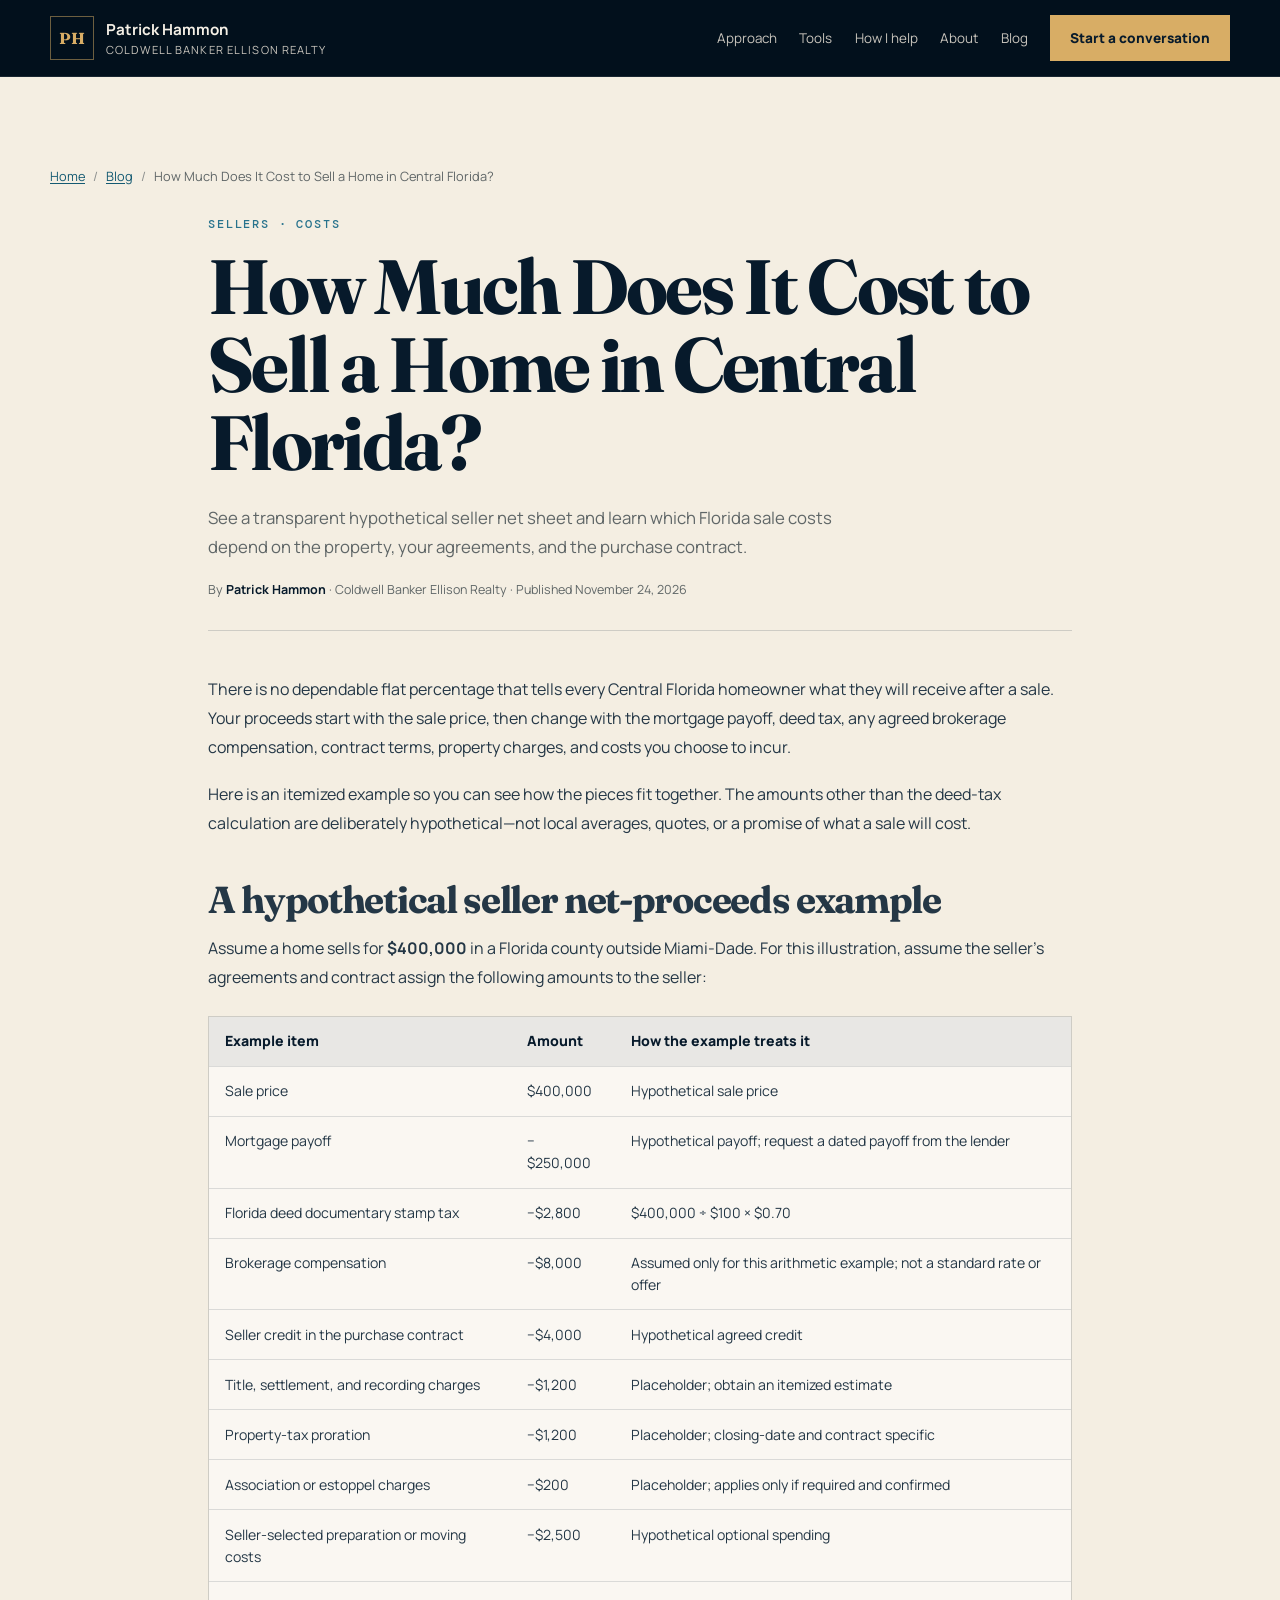
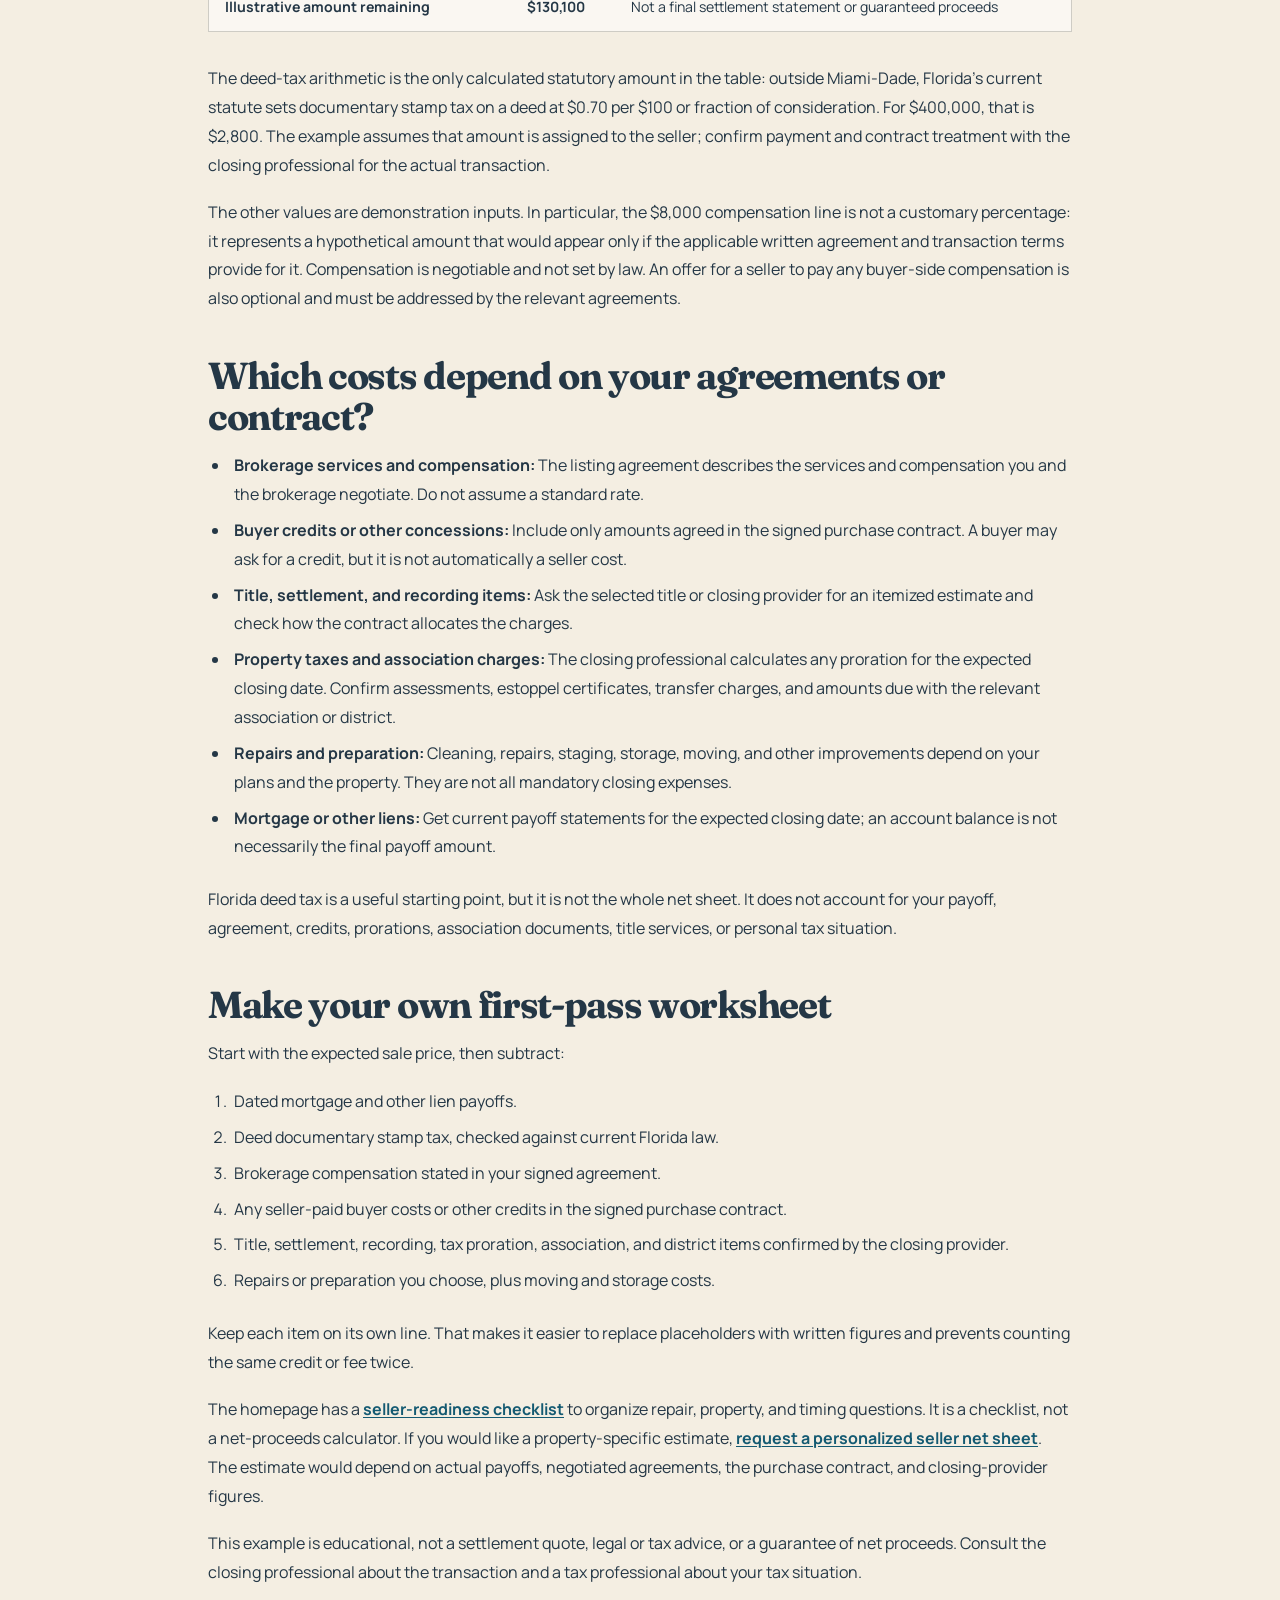
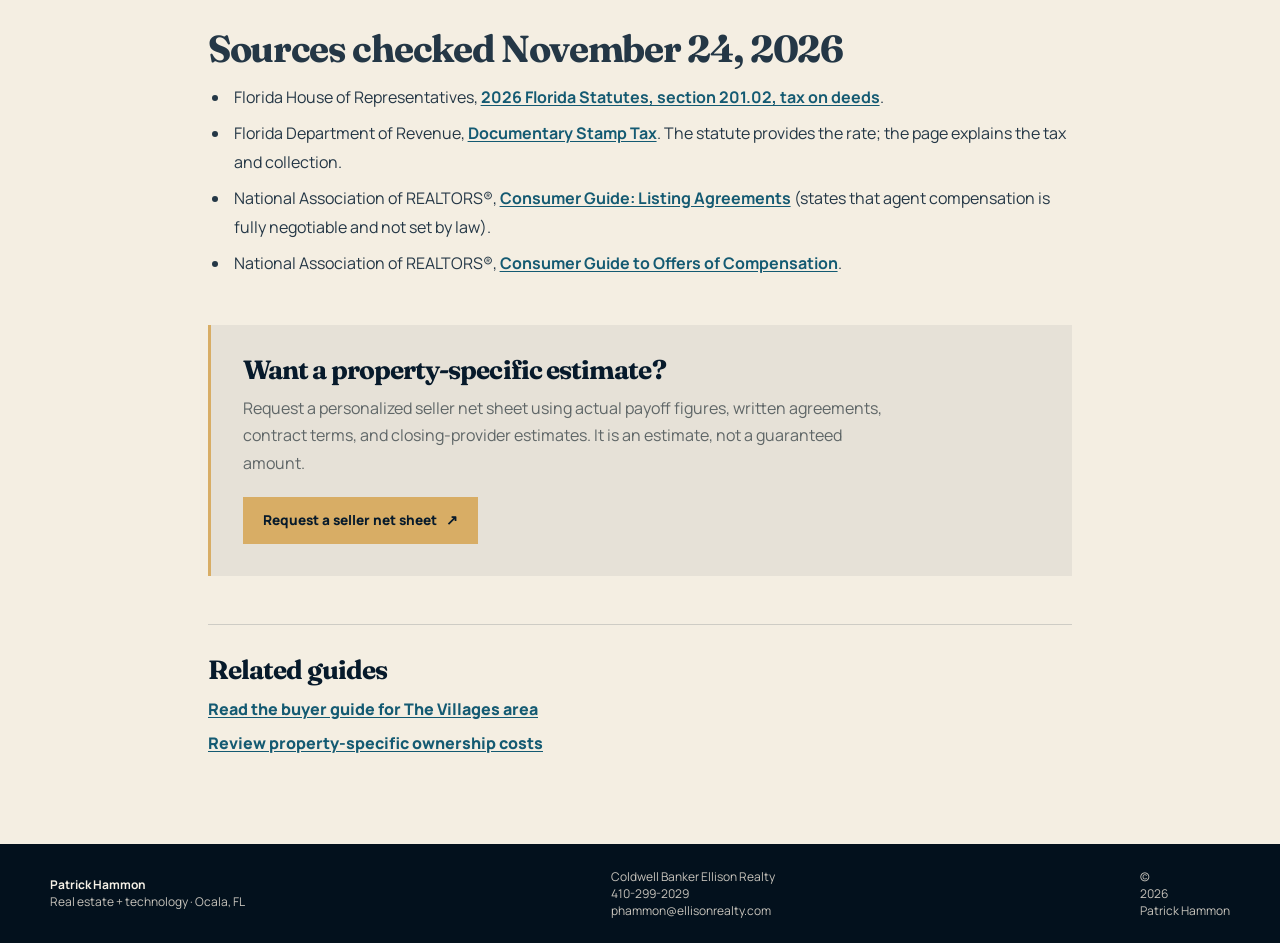
<file: blog/central-florida-home-selling-costs/index.html>
<!doctype html>
<html lang="en">
<head>
  <meta charset="UTF-8">
  <meta name="viewport" content="width=device-width, initial-scale=1.0">
  <title>Cost to Sell a Home in Central Florida: Net Example | Patrick Hammon</title>
  <meta name="description" content="Estimate Central Florida seller proceeds with an itemized example of deed tax, payoff, negotiable compensation, credits, and contract-dependent costs.">
  <link rel="canonical" href="https://www.patrickhammon.com/blog/central-florida-home-selling-costs/">
  <meta property="og:title" content="How Much Does It Cost to Sell a Home in Central Florida?">
  <meta property="og:description" content="See a transparent hypothetical seller net sheet and learn which Florida sale costs depend on the property, your agreements, and the purchase contract.">
  <meta property="og:type" content="article">
  <meta property="og:url" content="https://www.patrickhammon.com/blog/central-florida-home-selling-costs/">
  <link rel="preconnect" href="https://fonts.googleapis.com">
  <link rel="preconnect" href="https://fonts.gstatic.com" crossorigin>
  <link href="https://fonts.googleapis.com/css2?family=DM+Mono:wght@400;500&family=Fraunces:opsz,wght@9..144,600;9..144,700&family=Manrope:wght@400;500;600;700;800&display=swap" rel="stylesheet">
  <link rel="stylesheet" href="/assets/styles.css">
  <link rel="stylesheet" href="/assets/blog.css">
  <script type="application/ld+json">
{
  "@context": "https://schema.org",
  "@type": "BlogPosting",
  "headline": "How Much Does It Cost to Sell a Home in Central Florida?",
  "description": "See a transparent hypothetical seller net sheet and learn which Florida sale costs depend on the property, your agreements, and the purchase contract.",
  "datePublished": "2026-11-24",
  "dateModified": "2026-11-24",
  "author": {
    "@type": "Person",
    "name": "Patrick Hammon"
  },
  "publisher": {
    "@type": "Organization",
    "name": "Coldwell Banker Ellison Realty"
  },
  "mainEntityOfPage": {
    "@type": "WebPage",
    "@id": "https://www.patrickhammon.com/blog/central-florida-home-selling-costs/"
  }
}
  </script>
</head>
<body class="blog-page" data-api-base-url="https://www.wizzycrm.com/api" data-lead-subdomain="patrick-hammon">
  <a class="blog-skip-link" href="#main">Skip to content</a>
  <div class="site-shell">
    <header class="site-header">
      <div class="wrap nav-row">
        <a class="brand" href="/"><span class="brand-mark">PH</span><span><strong>Patrick Hammon</strong><small>Coldwell Banker Ellison Realty</small></span></a>
        <button class="nav-toggle" type="button" aria-expanded="false" aria-controls="site-nav" data-nav-toggle>Menu</button>
        <nav id="site-nav" class="site-nav" aria-label="Primary">
          <a href="/#approach">Approach</a>
          <a href="/#tools">Tools</a>
          <a href="/#work">How I help</a>
          <a href="/#about">About</a>
          <a href="/blog/" aria-current="page">Blog</a>
          <a class="button button-primary" href="/#contact">Start a conversation</a>
        </nav>
      </div>
    </header>
    <main id="main">
      <section class="blog-article-section">
        <div class="wrap">
          <nav class="blog-breadcrumbs" aria-label="Breadcrumb">
            <ol>
              <li><a href="/">Home</a></li>
              <li><a href="/blog/">Blog</a></li>
              <li aria-current="page">How Much Does It Cost to Sell a Home in Central Florida?</li>
            </ol>
          </nav>
          <article class="blog-article">
            <header class="blog-article-header">
              <p class="eyebrow">Sellers · Costs</p>
              <h1>How Much Does It Cost to Sell a Home in Central Florida?</h1>
              <p class="blog-article-deck">See a transparent hypothetical seller net sheet and learn which Florida sale costs depend on the property, your agreements, and the purchase contract.</p>
              <p class="blog-article-meta">By <strong>Patrick Hammon</strong> · Coldwell Banker Ellison Realty · <time datetime="2026-11-24">Published November 24, 2026</time></p>
            </header>
            <div class="blog-article-body">
<p>There is no dependable flat percentage that tells every Central Florida homeowner what they will receive after a sale. Your proceeds start with the sale price, then change with the mortgage payoff, deed tax, any agreed brokerage compensation, contract terms, property charges, and costs you choose to incur.</p>
<p>Here is an itemized example so you can see how the pieces fit together. The amounts other than the deed-tax calculation are deliberately hypothetical—not local averages, quotes, or a promise of what a sale will cost.</p>
<h2>A hypothetical seller net-proceeds example</h2>
<p>Assume a home sells for <strong>$400,000</strong> in a Florida county outside Miami-Dade. For this illustration, assume the seller's agreements and contract assign the following amounts to the seller:</p>
<div class="blog-table-wrap" role="region" aria-label="Scrollable table" tabindex="0">
<table><thead><tr>
<th scope="col">Example item</th>
<th scope="col">Amount</th>
<th scope="col">How the example treats it</th>
</tr></thead><tbody>
<tr>
<td>Sale price</td>
<td>$400,000</td>
<td>Hypothetical sale price</td>
</tr>
<tr>
<td>Mortgage payoff</td>
<td>−$250,000</td>
<td>Hypothetical payoff; request a dated payoff from the lender</td>
</tr>
<tr>
<td>Florida deed documentary stamp tax</td>
<td>−$2,800</td>
<td>$400,000 ÷ $100 × $0.70</td>
</tr>
<tr>
<td>Brokerage compensation</td>
<td>−$8,000</td>
<td>Assumed only for this arithmetic example; not a standard rate or offer</td>
</tr>
<tr>
<td>Seller credit in the purchase contract</td>
<td>−$4,000</td>
<td>Hypothetical agreed credit</td>
</tr>
<tr>
<td>Title, settlement, and recording charges</td>
<td>−$1,200</td>
<td>Placeholder; obtain an itemized estimate</td>
</tr>
<tr>
<td>Property-tax proration</td>
<td>−$1,200</td>
<td>Placeholder; closing-date and contract specific</td>
</tr>
<tr>
<td>Association or estoppel charges</td>
<td>−$200</td>
<td>Placeholder; applies only if required and confirmed</td>
</tr>
<tr>
<td>Seller-selected preparation or moving costs</td>
<td>−$2,500</td>
<td>Hypothetical optional spending</td>
</tr>
<tr>
<td><strong>Illustrative amount remaining</strong></td>
<td><strong>$130,100</strong></td>
<td>Not a final settlement statement or guaranteed proceeds</td>
</tr>
</tbody></table></div>
<p>The deed-tax arithmetic is the only calculated statutory amount in the table: outside Miami-Dade, Florida's current statute sets documentary stamp tax on a deed at $0.70 per $100 or fraction of consideration. For $400,000, that is $2,800. The example assumes that amount is assigned to the seller; confirm payment and contract treatment with the closing professional for the actual transaction.</p>
<p>The other values are demonstration inputs. In particular, the $8,000 compensation line is not a customary percentage: it represents a hypothetical amount that would appear only if the applicable written agreement and transaction terms provide for it. Compensation is negotiable and not set by law. An offer for a seller to pay any buyer-side compensation is also optional and must be addressed by the relevant agreements.</p>
<h2>Which costs depend on your agreements or contract?</h2>
<ul>
<li><strong>Brokerage services and compensation:</strong> The listing agreement describes the services and compensation you and the brokerage negotiate. Do not assume a standard rate.</li>
<li><strong>Buyer credits or other concessions:</strong> Include only amounts agreed in the signed purchase contract. A buyer may ask for a credit, but it is not automatically a seller cost.</li>
<li><strong>Title, settlement, and recording items:</strong> Ask the selected title or closing provider for an itemized estimate and check how the contract allocates the charges.</li>
<li><strong>Property taxes and association charges:</strong> The closing professional calculates any proration for the expected closing date. Confirm assessments, estoppel certificates, transfer charges, and amounts due with the relevant association or district.</li>
<li><strong>Repairs and preparation:</strong> Cleaning, repairs, staging, storage, moving, and other improvements depend on your plans and the property. They are not all mandatory closing expenses.</li>
<li><strong>Mortgage or other liens:</strong> Get current payoff statements for the expected closing date; an account balance is not necessarily the final payoff amount.</li>
</ul>
<p>Florida deed tax is a useful starting point, but it is not the whole net sheet. It does not account for your payoff, agreement, credits, prorations, association documents, title services, or personal tax situation.</p>
<h2>Make your own first-pass worksheet</h2>
<p>Start with the expected sale price, then subtract:</p>
<ol>
<li>Dated mortgage and other lien payoffs.</li>
<li>Deed documentary stamp tax, checked against current Florida law.</li>
<li>Brokerage compensation stated in your signed agreement.</li>
<li>Any seller-paid buyer costs or other credits in the signed purchase contract.</li>
<li>Title, settlement, recording, tax proration, association, and district items confirmed by the closing provider.</li>
<li>Repairs or preparation you choose, plus moving and storage costs.</li>
</ol>
<p>Keep each item on its own line. That makes it easier to replace placeholders with written figures and prevents counting the same credit or fee twice.</p>
<p>The homepage has a <a href="/#tools">seller-readiness checklist</a> to organize repair, property, and timing questions. It is a checklist, not a net-proceeds calculator. If you would like a property-specific estimate, <a href="/?lead_source=blog&amp;article_slug=central-florida-home-selling-costs#contact">request a personalized seller net sheet</a>. The estimate would depend on actual payoffs, negotiated agreements, the purchase contract, and closing-provider figures.</p>
<p>This example is educational, not a settlement quote, legal or tax advice, or a guarantee of net proceeds. Consult the closing professional about the transaction and a tax professional about your tax situation.</p>
<h2>Sources checked November 24, 2026</h2>
<ul>
<li>Florida House of Representatives, <a href="https://www.flhouse.gov/Statutes/2026/0201.02/">2026 Florida Statutes, section 201.02, tax on deeds</a>.</li>
<li>Florida Department of Revenue, <a href="https://floridarevenue.com/taxes/taxesfees/Pages/doc_stamp.aspx">Documentary Stamp Tax</a>. The statute provides the rate; the page explains the tax and collection.</li>
<li>National Association of REALTORS®, <a href="https://www.nar.realtor/the-facts/consumer-guide-listing-agreements">Consumer Guide: Listing Agreements</a> (states that agent compensation is fully negotiable and not set by law).</li>
<li>National Association of REALTORS®, <a href="https://www.nar.realtor/the-facts/consumer-guide-offers-of-compensation">Consumer Guide to Offers of Compensation</a>.</li>
</ul>
            </div>
            <aside class="blog-article-cta" aria-labelledby="article-cta-heading">
              <h2 id="article-cta-heading">Want a property-specific estimate?</h2>
              <p>Request a personalized seller net sheet using actual payoff figures, written agreements, contract terms, and closing-provider estimates. It is an estimate, not a guaranteed amount.</p>
              <a class="button button-primary" href="/?lead_source=blog&amp;article_slug=central-florida-home-selling-costs#contact">Request a seller net sheet <span aria-hidden="true">↗</span></a>
            </aside>
            <nav class="blog-related" aria-labelledby="related-heading">
              <h2 id="related-heading">Related guides</h2>
              <ul>
<li><a href="/blog/buying-a-home-near-the-villages/">Read the buyer guide for The Villages area</a></li>
<li><a href="/blog/central-florida-insurance-flood-hoa/">Review property-specific ownership costs</a></li>
              </ul>
            </nav>
          </article>
        </div>
      </section>
    </main>
    <footer class="site-footer">
      <div class="wrap footer-row">
        <div><strong>Patrick Hammon</strong><span>Real estate + technology · Ocala, FL</span></div>
        <div><span>Coldwell Banker Ellison Realty</span><a href="tel:4102992029">410-299-2029</a><a href="mailto:phammon@ellisonrealty.com">phammon@ellisonrealty.com</a></div>
        <span>© <span data-year></span> Patrick Hammon</span>
      </div>
    </footer>
  </div>
  <script src="/assets/main.js"></script>
</body>
</html>
</file>
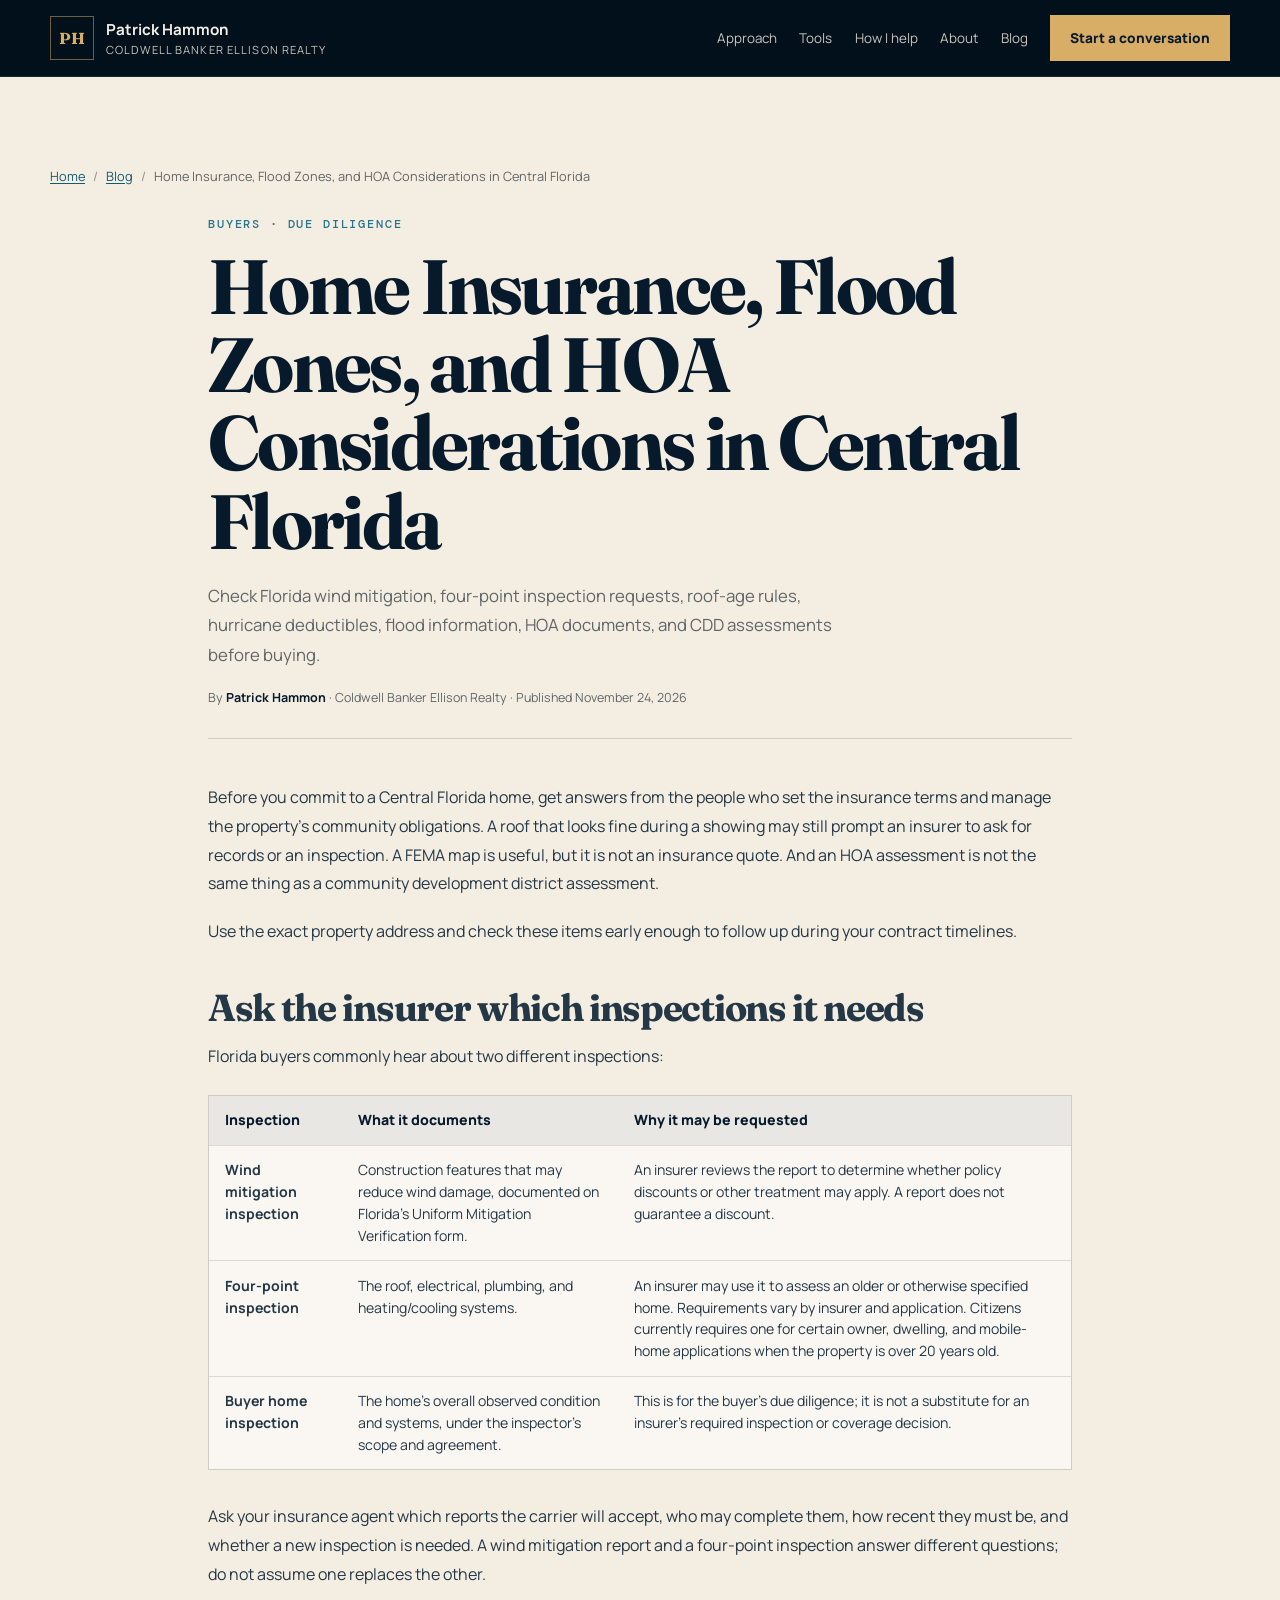
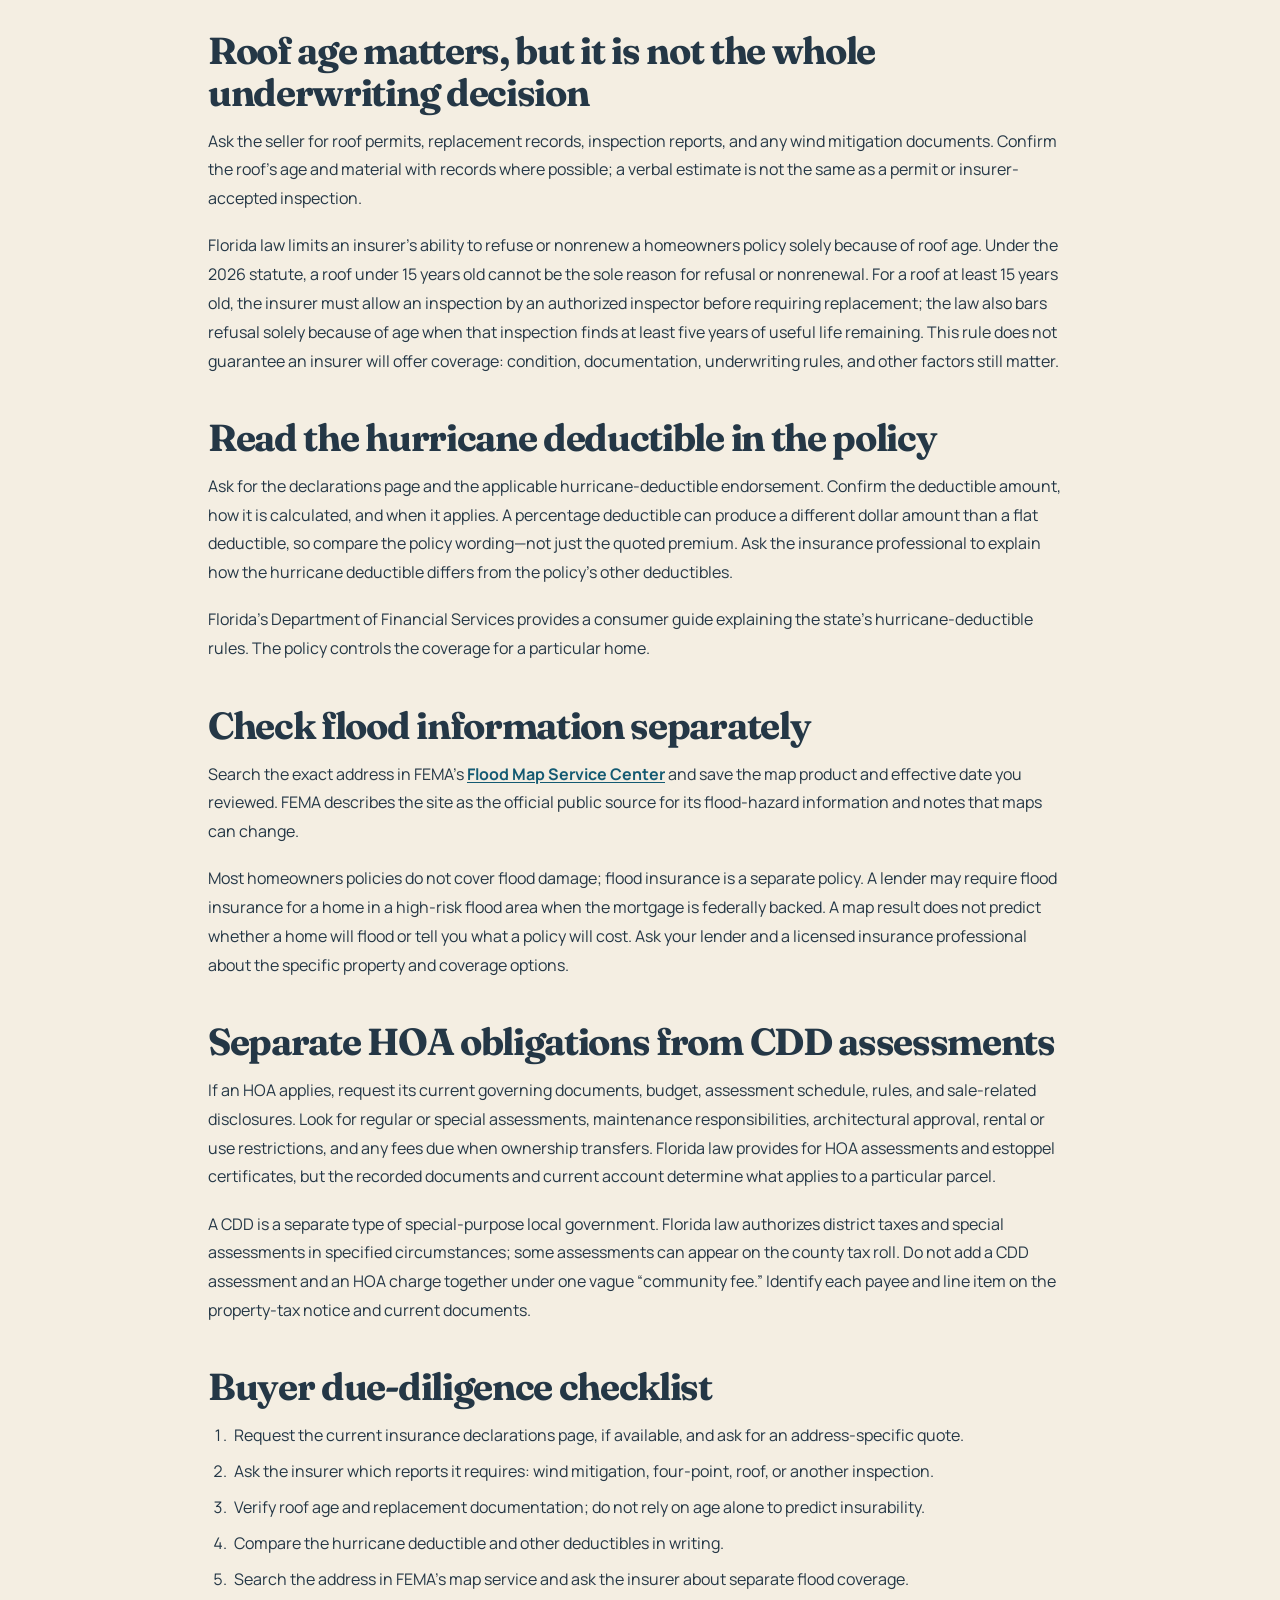
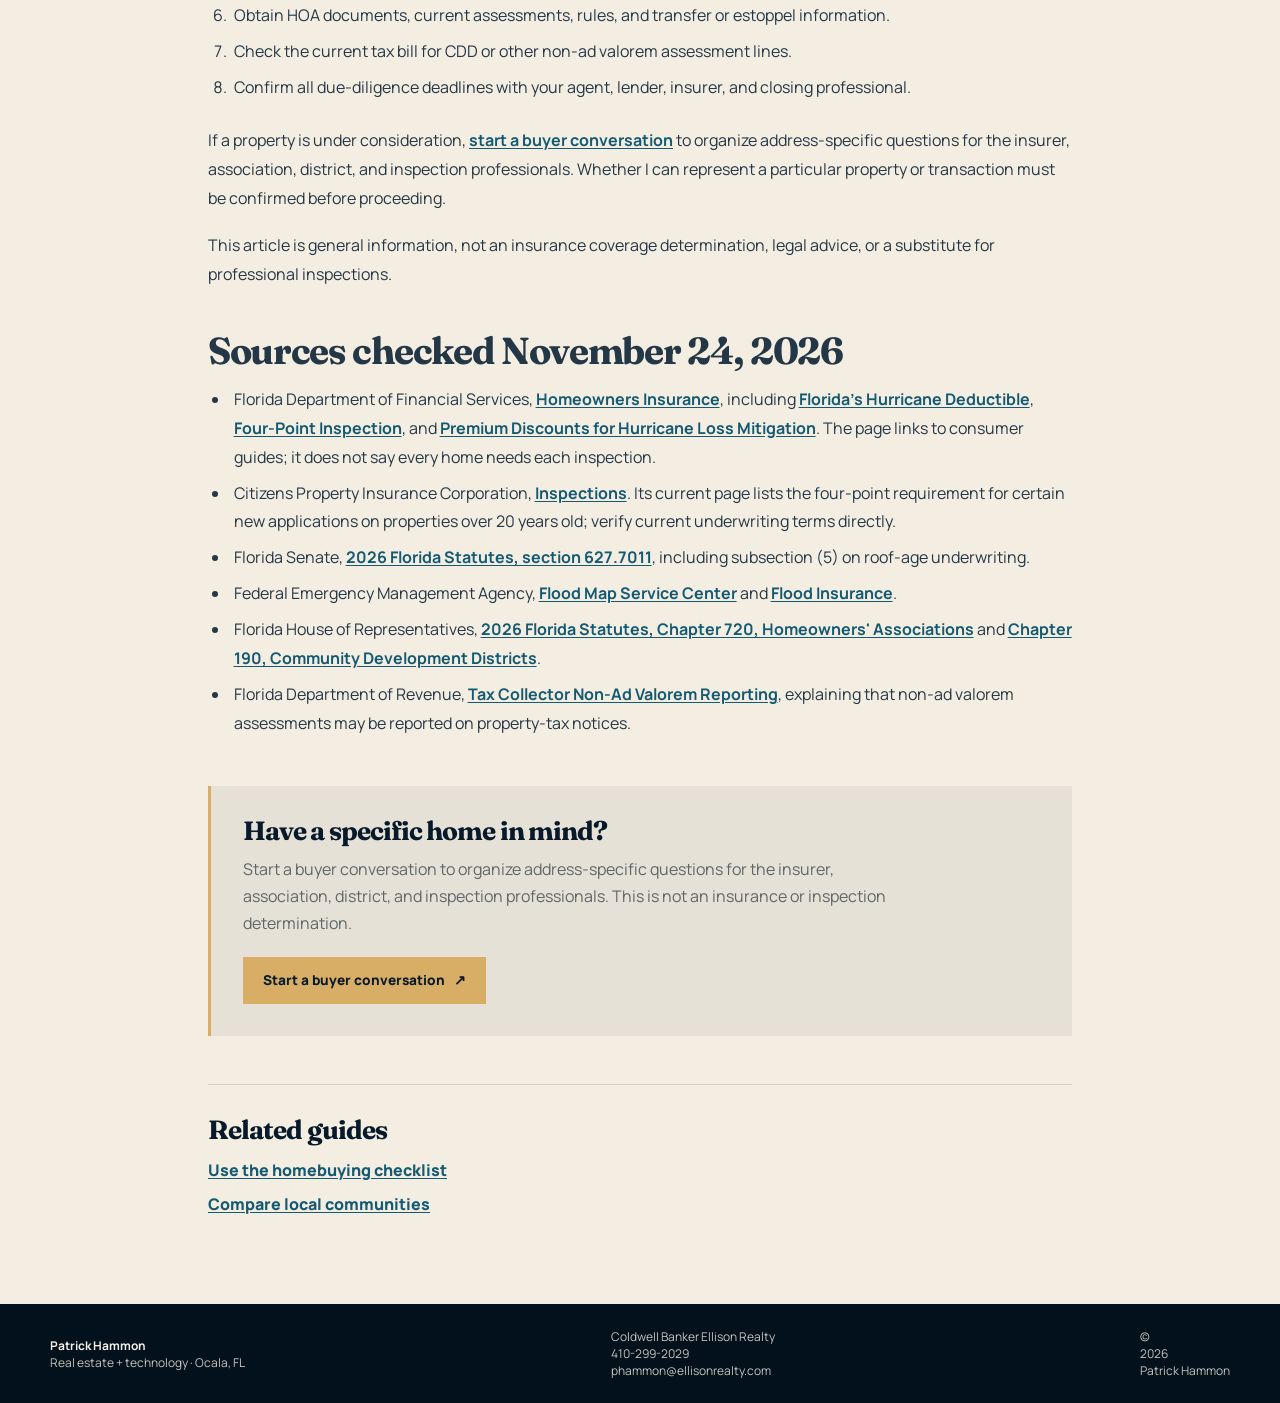
<file: blog/central-florida-insurance-flood-hoa/index.html>
<!doctype html>
<html lang="en">
<head>
  <meta charset="UTF-8">
  <meta name="viewport" content="width=device-width, initial-scale=1.0">
  <title>Florida Home Insurance, Flood Zones and HOA Checklist | Patrick Hammon</title>
  <meta name="description" content="A Central Florida buyer checklist for wind mitigation, four-point inspections, roof age, hurricane deductibles, FEMA flood maps, HOA costs, and CDD assessments.">
  <link rel="canonical" href="https://www.patrickhammon.com/blog/central-florida-insurance-flood-hoa/">
  <meta property="og:title" content="Home Insurance, Flood Zones, and HOA Considerations in Central Florida">
  <meta property="og:description" content="Check Florida wind mitigation, four-point inspection requests, roof-age rules, hurricane deductibles, flood information, HOA documents, and CDD assessments before buying.">
  <meta property="og:type" content="article">
  <meta property="og:url" content="https://www.patrickhammon.com/blog/central-florida-insurance-flood-hoa/">
  <link rel="preconnect" href="https://fonts.googleapis.com">
  <link rel="preconnect" href="https://fonts.gstatic.com" crossorigin>
  <link href="https://fonts.googleapis.com/css2?family=DM+Mono:wght@400;500&family=Fraunces:opsz,wght@9..144,600;9..144,700&family=Manrope:wght@400;500;600;700;800&display=swap" rel="stylesheet">
  <link rel="stylesheet" href="/assets/styles.css">
  <link rel="stylesheet" href="/assets/blog.css">
  <script type="application/ld+json">
{
  "@context": "https://schema.org",
  "@type": "BlogPosting",
  "headline": "Home Insurance, Flood Zones, and HOA Considerations in Central Florida",
  "description": "Check Florida wind mitigation, four-point inspection requests, roof-age rules, hurricane deductibles, flood information, HOA documents, and CDD assessments before buying.",
  "datePublished": "2026-11-24",
  "dateModified": "2026-11-24",
  "author": {
    "@type": "Person",
    "name": "Patrick Hammon"
  },
  "publisher": {
    "@type": "Organization",
    "name": "Coldwell Banker Ellison Realty"
  },
  "mainEntityOfPage": {
    "@type": "WebPage",
    "@id": "https://www.patrickhammon.com/blog/central-florida-insurance-flood-hoa/"
  }
}
  </script>
</head>
<body class="blog-page" data-api-base-url="https://www.wizzycrm.com/api" data-lead-subdomain="patrick-hammon">
  <a class="blog-skip-link" href="#main">Skip to content</a>
  <div class="site-shell">
    <header class="site-header">
      <div class="wrap nav-row">
        <a class="brand" href="/"><span class="brand-mark">PH</span><span><strong>Patrick Hammon</strong><small>Coldwell Banker Ellison Realty</small></span></a>
        <button class="nav-toggle" type="button" aria-expanded="false" aria-controls="site-nav" data-nav-toggle>Menu</button>
        <nav id="site-nav" class="site-nav" aria-label="Primary">
          <a href="/#approach">Approach</a>
          <a href="/#tools">Tools</a>
          <a href="/#work">How I help</a>
          <a href="/#about">About</a>
          <a href="/blog/" aria-current="page">Blog</a>
          <a class="button button-primary" href="/#contact">Start a conversation</a>
        </nav>
      </div>
    </header>
    <main id="main">
      <section class="blog-article-section">
        <div class="wrap">
          <nav class="blog-breadcrumbs" aria-label="Breadcrumb">
            <ol>
              <li><a href="/">Home</a></li>
              <li><a href="/blog/">Blog</a></li>
              <li aria-current="page">Home Insurance, Flood Zones, and HOA Considerations in Central Florida</li>
            </ol>
          </nav>
          <article class="blog-article">
            <header class="blog-article-header">
              <p class="eyebrow">Buyers · Due diligence</p>
              <h1>Home Insurance, Flood Zones, and HOA Considerations in Central Florida</h1>
              <p class="blog-article-deck">Check Florida wind mitigation, four-point inspection requests, roof-age rules, hurricane deductibles, flood information, HOA documents, and CDD assessments before buying.</p>
              <p class="blog-article-meta">By <strong>Patrick Hammon</strong> · Coldwell Banker Ellison Realty · <time datetime="2026-11-24">Published November 24, 2026</time></p>
            </header>
            <div class="blog-article-body">
<p>Before you commit to a Central Florida home, get answers from the people who set the insurance terms and manage the property's community obligations. A roof that looks fine during a showing may still prompt an insurer to ask for records or an inspection. A FEMA map is useful, but it is not an insurance quote. And an HOA assessment is not the same thing as a community development district assessment.</p>
<p>Use the exact property address and check these items early enough to follow up during your contract timelines.</p>
<h2>Ask the insurer which inspections it needs</h2>
<p>Florida buyers commonly hear about two different inspections:</p>
<div class="blog-table-wrap" role="region" aria-label="Scrollable table" tabindex="0">
<table><thead><tr>
<th scope="col">Inspection</th>
<th scope="col">What it documents</th>
<th scope="col">Why it may be requested</th>
</tr></thead><tbody>
<tr>
<td><strong>Wind mitigation inspection</strong></td>
<td>Construction features that may reduce wind damage, documented on Florida's Uniform Mitigation Verification form.</td>
<td>An insurer reviews the report to determine whether policy discounts or other treatment may apply. A report does not guarantee a discount.</td>
</tr>
<tr>
<td><strong>Four-point inspection</strong></td>
<td>The roof, electrical, plumbing, and heating/cooling systems.</td>
<td>An insurer may use it to assess an older or otherwise specified home. Requirements vary by insurer and application. Citizens currently requires one for certain owner, dwelling, and mobile-home applications when the property is over 20 years old.</td>
</tr>
<tr>
<td><strong>Buyer home inspection</strong></td>
<td>The home's overall observed condition and systems, under the inspector's scope and agreement.</td>
<td>This is for the buyer's due diligence; it is not a substitute for an insurer's required inspection or coverage decision.</td>
</tr>
</tbody></table></div>
<p>Ask your insurance agent which reports the carrier will accept, who may complete them, how recent they must be, and whether a new inspection is needed. A wind mitigation report and a four-point inspection answer different questions; do not assume one replaces the other.</p>
<h2>Roof age matters, but it is not the whole underwriting decision</h2>
<p>Ask the seller for roof permits, replacement records, inspection reports, and any wind mitigation documents. Confirm the roof's age and material with records where possible; a verbal estimate is not the same as a permit or insurer-accepted inspection.</p>
<p>Florida law limits an insurer's ability to refuse or nonrenew a homeowners policy solely because of roof age. Under the 2026 statute, a roof under 15 years old cannot be the sole reason for refusal or nonrenewal. For a roof at least 15 years old, the insurer must allow an inspection by an authorized inspector before requiring replacement; the law also bars refusal solely because of age when that inspection finds at least five years of useful life remaining. This rule does not guarantee an insurer will offer coverage: condition, documentation, underwriting rules, and other factors still matter.</p>
<h2>Read the hurricane deductible in the policy</h2>
<p>Ask for the declarations page and the applicable hurricane-deductible endorsement. Confirm the deductible amount, how it is calculated, and when it applies. A percentage deductible can produce a different dollar amount than a flat deductible, so compare the policy wording—not just the quoted premium. Ask the insurance professional to explain how the hurricane deductible differs from the policy's other deductibles.</p>
<p>Florida's Department of Financial Services provides a consumer guide explaining the state's hurricane-deductible rules. The policy controls the coverage for a particular home.</p>
<h2>Check flood information separately</h2>
<p>Search the exact address in FEMA's <a href="https://msc.fema.gov/portal/home">Flood Map Service Center</a> and save the map product and effective date you reviewed. FEMA describes the site as the official public source for its flood-hazard information and notes that maps can change.</p>
<p>Most homeowners policies do not cover flood damage; flood insurance is a separate policy. A lender may require flood insurance for a home in a high-risk flood area when the mortgage is federally backed. A map result does not predict whether a home will flood or tell you what a policy will cost. Ask your lender and a licensed insurance professional about the specific property and coverage options.</p>
<h2>Separate HOA obligations from CDD assessments</h2>
<p>If an HOA applies, request its current governing documents, budget, assessment schedule, rules, and sale-related disclosures. Look for regular or special assessments, maintenance responsibilities, architectural approval, rental or use restrictions, and any fees due when ownership transfers. Florida law provides for HOA assessments and estoppel certificates, but the recorded documents and current account determine what applies to a particular parcel.</p>
<p>A CDD is a separate type of special-purpose local government. Florida law authorizes district taxes and special assessments in specified circumstances; some assessments can appear on the county tax roll. Do not add a CDD assessment and an HOA charge together under one vague “community fee.” Identify each payee and line item on the property-tax notice and current documents.</p>
<h2>Buyer due-diligence checklist</h2>
<ol>
<li>Request the current insurance declarations page, if available, and ask for an address-specific quote.</li>
<li>Ask the insurer which reports it requires: wind mitigation, four-point, roof, or another inspection.</li>
<li>Verify roof age and replacement documentation; do not rely on age alone to predict insurability.</li>
<li>Compare the hurricane deductible and other deductibles in writing.</li>
<li>Search the address in FEMA's map service and ask the insurer about separate flood coverage.</li>
<li>Obtain HOA documents, current assessments, rules, and transfer or estoppel information.</li>
<li>Check the current tax bill for CDD or other non-ad valorem assessment lines.</li>
<li>Confirm all due-diligence deadlines with your agent, lender, insurer, and closing professional.</li>
</ol>
<p>If a property is under consideration, <a href="/?lead_source=blog&amp;article_slug=central-florida-insurance-flood-hoa#contact">start a buyer conversation</a> to organize address-specific questions for the insurer, association, district, and inspection professionals. Whether I can represent a particular property or transaction must be confirmed before proceeding.</p>
<p>This article is general information, not an insurance coverage determination, legal advice, or a substitute for professional inspections.</p>
<h2>Sources checked November 24, 2026</h2>
<ul>
<li>Florida Department of Financial Services, <a href="https://myfloridacfo.com/division/ica/fullcoverage/homeowners">Homeowners Insurance</a>, including <a href="https://myfloridacfo.com/division/ica/fullcoverage/homeowners#hudeductible">Florida's Hurricane Deductible</a>, <a href="https://myfloridacfo.com/division/ica/fullcoverage/homeowners#four">Four-Point Inspection</a>, and <a href="https://myfloridacfo.com/division/ica/fullcoverage/homeowners#discounts">Premium Discounts for Hurricane Loss Mitigation</a>. The page links to consumer guides; it does not say every home needs each inspection.</li>
<li>Citizens Property Insurance Corporation, <a href="https://www.citizensfla.com/en/inspections">Inspections</a>. Its current page lists the four-point requirement for certain new applications on properties over 20 years old; verify current underwriting terms directly.</li>
<li>Florida Senate, <a href="https://m.flsenate.gov/Statutes/627.7011">2026 Florida Statutes, section 627.7011</a>, including subsection (5) on roof-age underwriting.</li>
<li>Federal Emergency Management Agency, <a href="https://msc.fema.gov/portal/home">Flood Map Service Center</a> and <a href="https://www.fema.gov/flood-insurance">Flood Insurance</a>.</li>
<li>Florida House of Representatives, <a href="https://www.flhouse.gov/Statutes/2026/Chapter0720/All/">2026 Florida Statutes, Chapter 720, Homeowners' Associations</a> and <a href="https://www.flhouse.gov/Statutes/2026/Chapter0190/All/">Chapter 190, Community Development Districts</a>.</li>
<li>Florida Department of Revenue, <a href="https://floridarevenue.com/property/Pages/Cofficial_NonAdValoremReports.aspx">Tax Collector Non-Ad Valorem Reporting</a>, explaining that non-ad valorem assessments may be reported on property-tax notices.</li>
</ul>
            </div>
            <aside class="blog-article-cta" aria-labelledby="article-cta-heading">
              <h2 id="article-cta-heading">Have a specific home in mind?</h2>
              <p>Start a buyer conversation to organize address-specific questions for the insurer, association, district, and inspection professionals. This is not an insurance or inspection determination.</p>
              <a class="button button-primary" href="/?lead_source=blog&amp;article_slug=central-florida-insurance-flood-hoa#contact">Start a buyer conversation <span aria-hidden="true">↗</span></a>
            </aside>
            <nav class="blog-related" aria-labelledby="related-heading">
              <h2 id="related-heading">Related guides</h2>
              <ul>
<li><a href="/blog/buying-a-home-near-the-villages/">Use the homebuying checklist</a></li>
<li><a href="/blog/the-villages-vs-surrounding-communities/">Compare local communities</a></li>
              </ul>
            </nav>
          </article>
        </div>
      </section>
    </main>
    <footer class="site-footer">
      <div class="wrap footer-row">
        <div><strong>Patrick Hammon</strong><span>Real estate + technology · Ocala, FL</span></div>
        <div><span>Coldwell Banker Ellison Realty</span><a href="tel:4102992029">410-299-2029</a><a href="mailto:phammon@ellisonrealty.com">phammon@ellisonrealty.com</a></div>
        <span>© <span data-year></span> Patrick Hammon</span>
      </div>
    </footer>
  </div>
  <script src="/assets/main.js"></script>
</body>
</html>
</file>
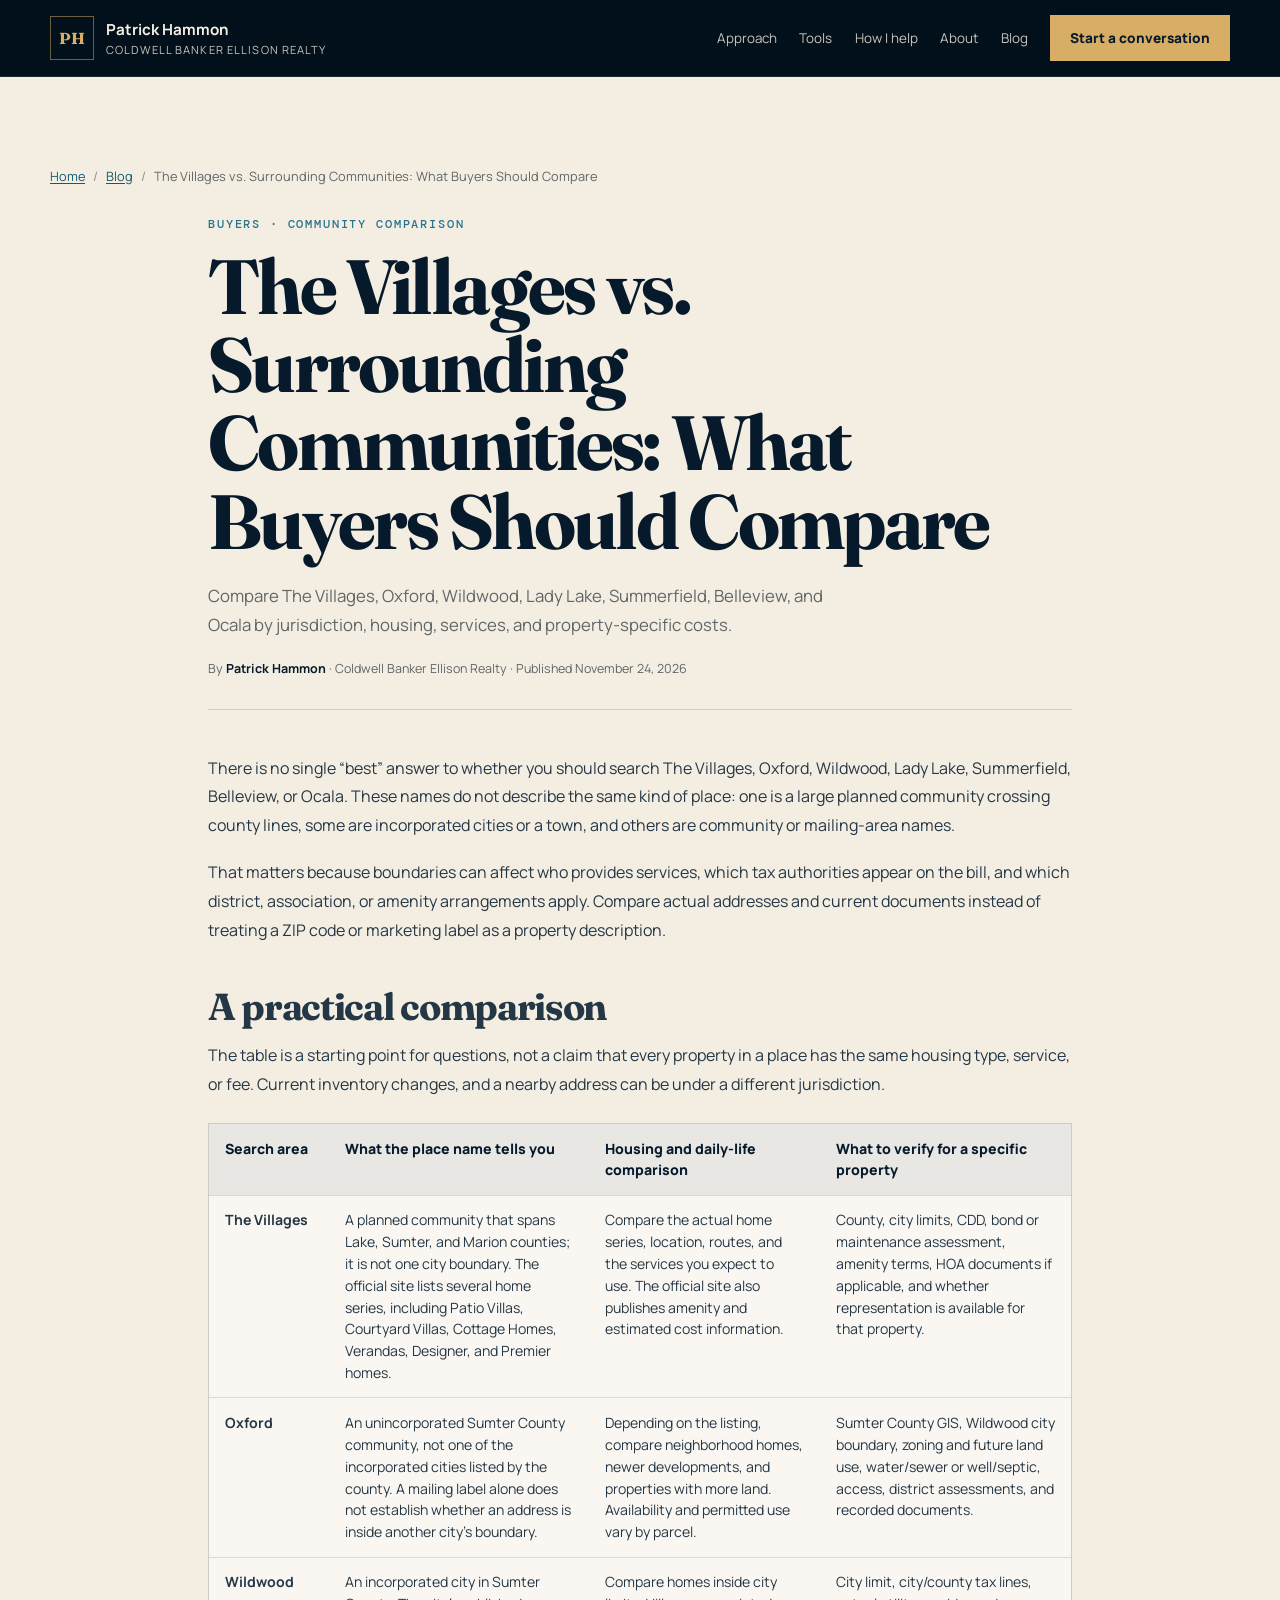
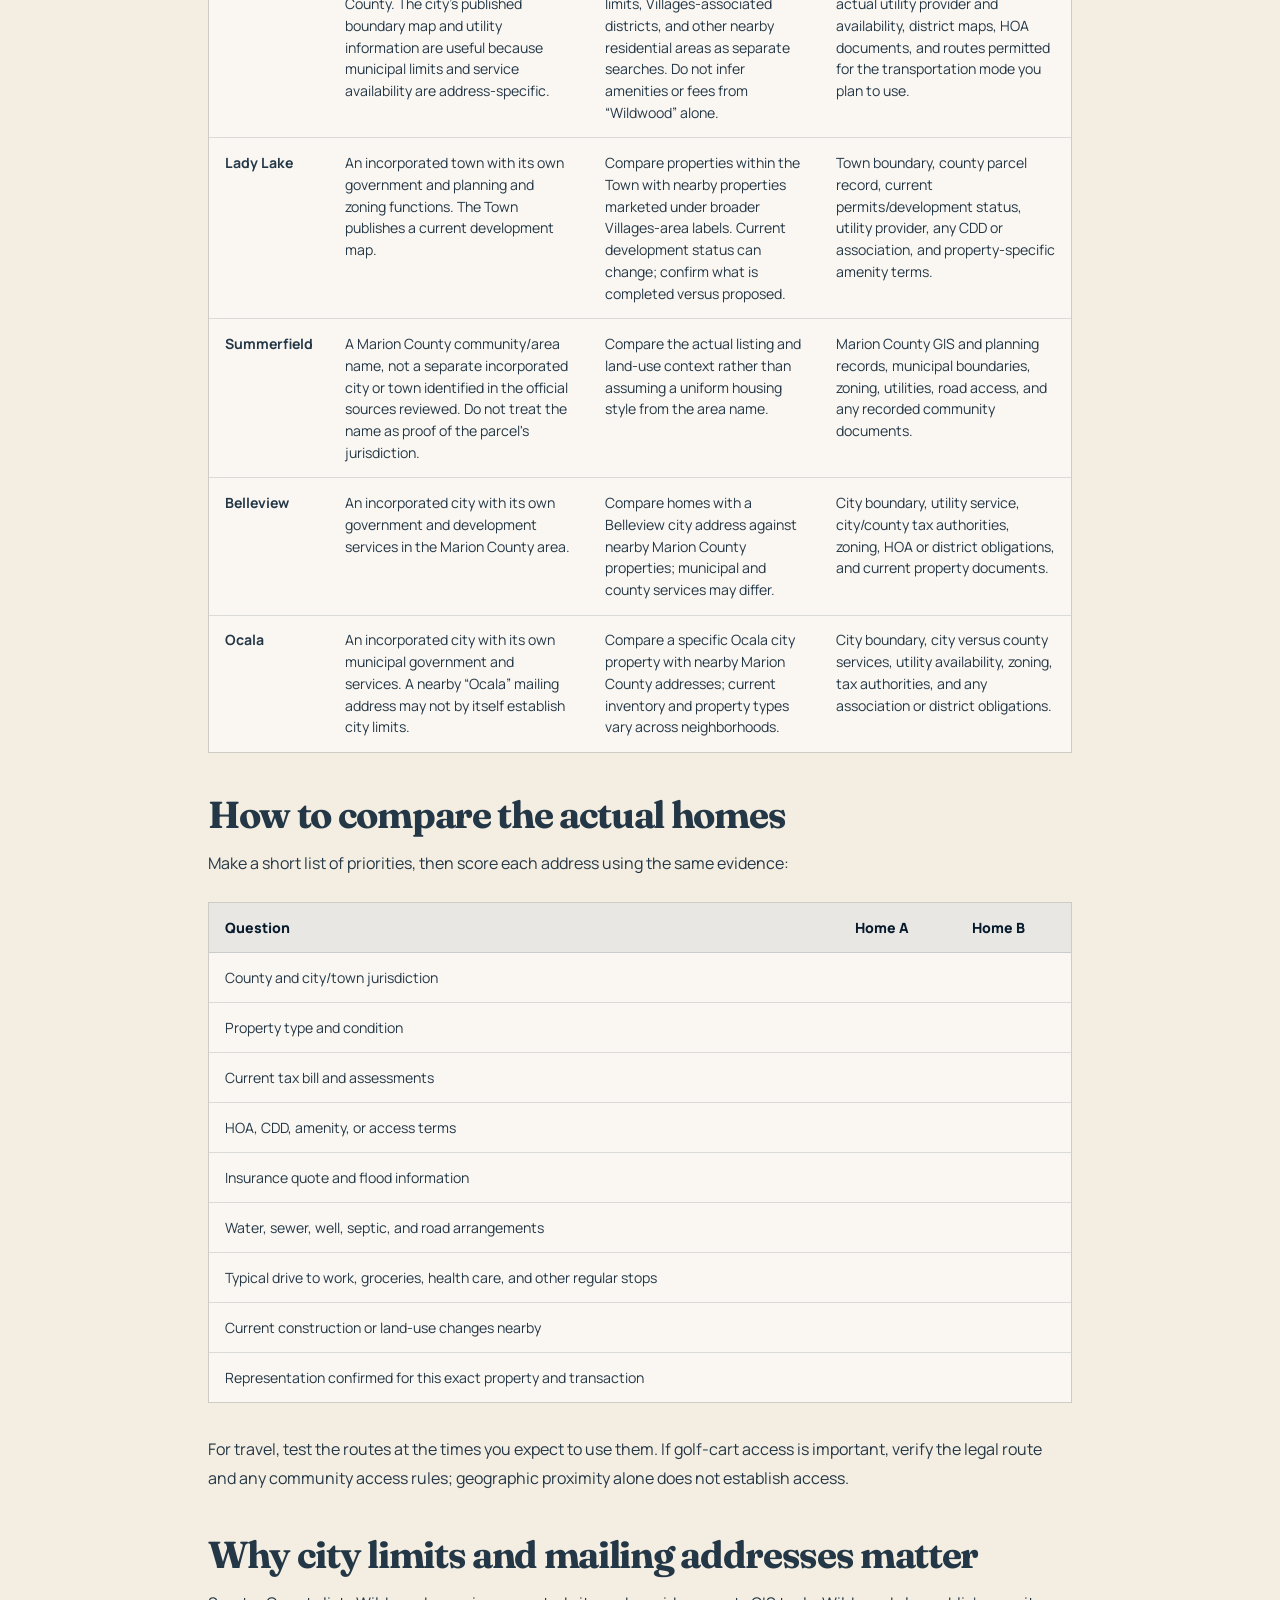
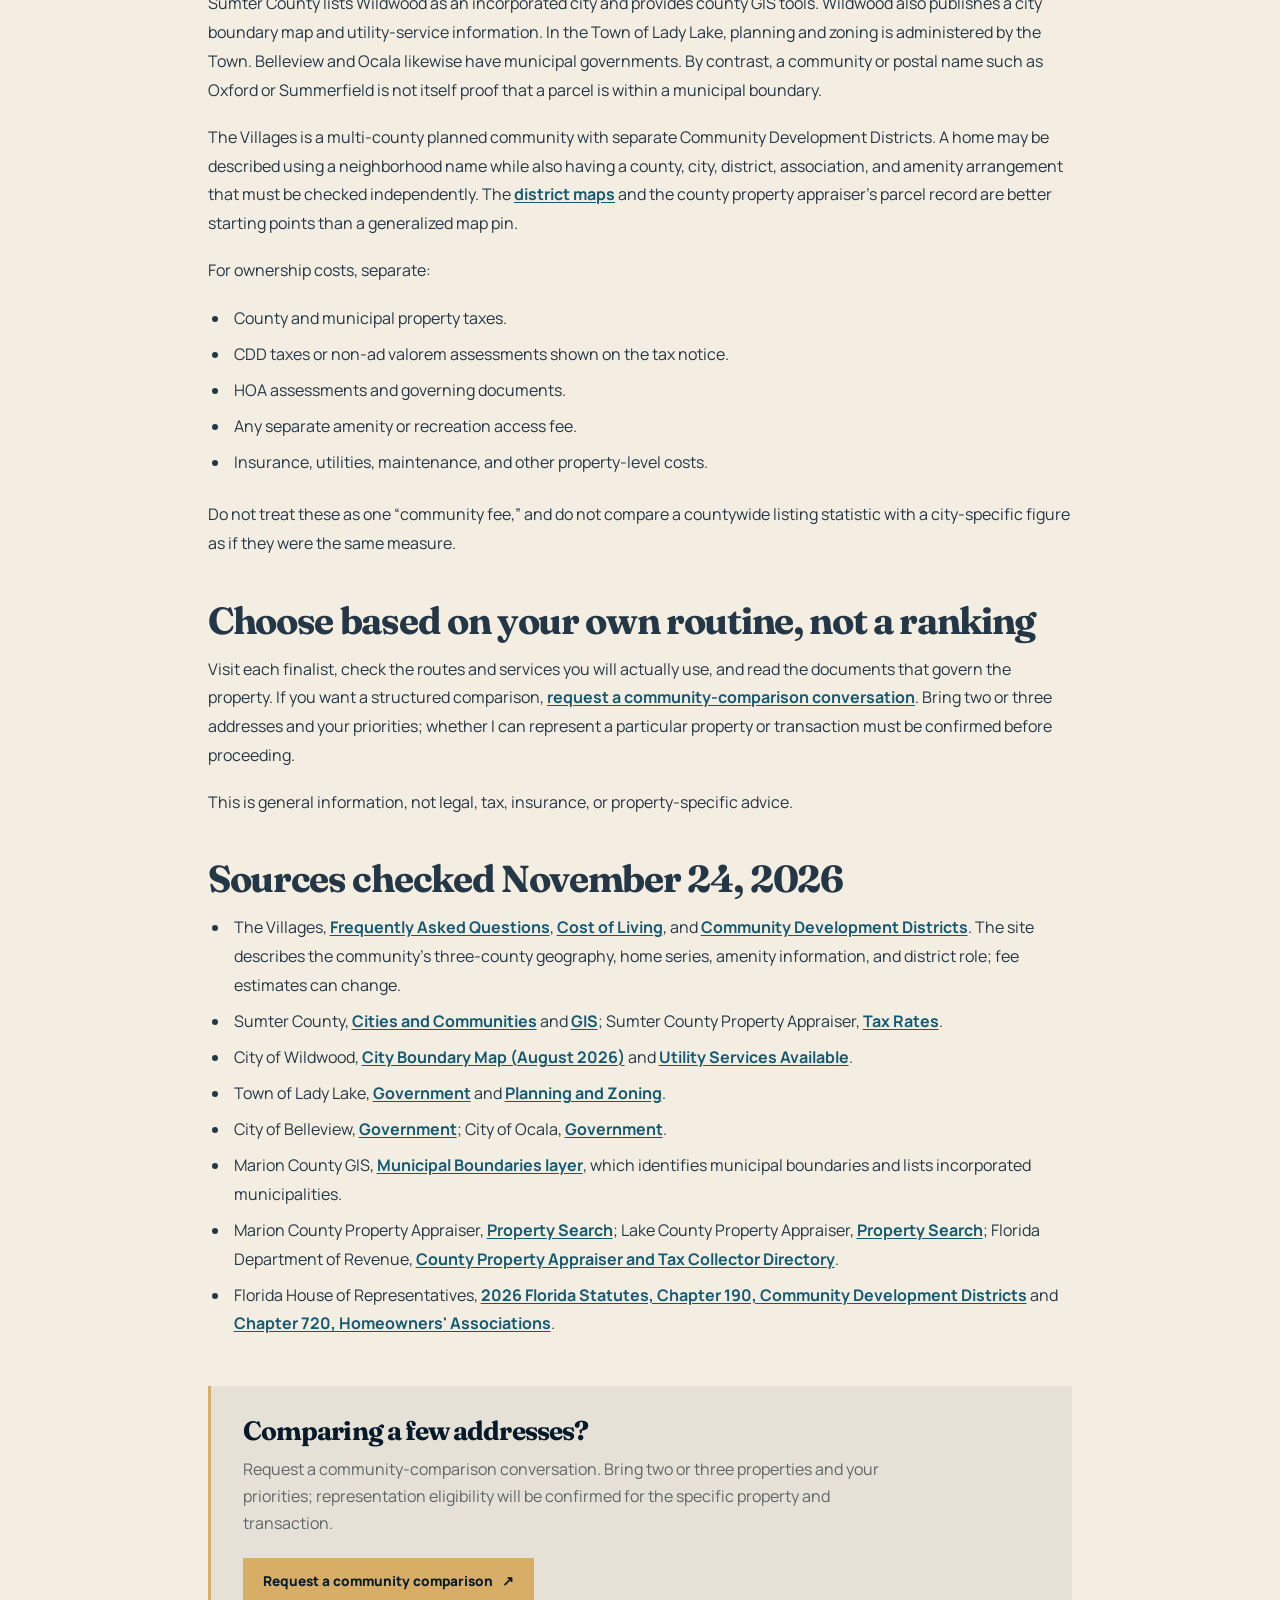
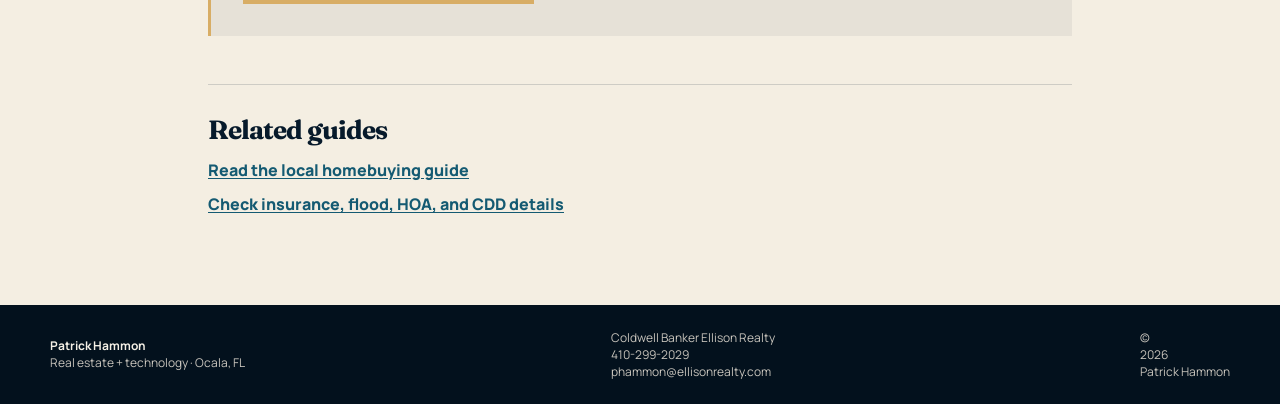
<file: blog/the-villages-vs-surrounding-communities/index.html>
<!doctype html>
<html lang="en">
<head>
  <meta charset="UTF-8">
  <meta name="viewport" content="width=device-width, initial-scale=1.0">
  <title>The Villages vs. Oxford, Wildwood, Lady Lake and More | Patrick Hammon</title>
  <meta name="description" content="Compare The Villages, Oxford, Wildwood, Lady Lake, Summerfield, Belleview, and Ocala. Check boundaries, services, housing, and property costs by address.">
  <link rel="canonical" href="https://www.patrickhammon.com/blog/the-villages-vs-surrounding-communities/">
  <meta property="og:title" content="The Villages vs. Surrounding Communities: What Buyers Should Compare">
  <meta property="og:description" content="Compare The Villages, Oxford, Wildwood, Lady Lake, Summerfield, Belleview, and Ocala by jurisdiction, housing, services, and property-specific costs.">
  <meta property="og:type" content="article">
  <meta property="og:url" content="https://www.patrickhammon.com/blog/the-villages-vs-surrounding-communities/">
  <link rel="preconnect" href="https://fonts.googleapis.com">
  <link rel="preconnect" href="https://fonts.gstatic.com" crossorigin>
  <link href="https://fonts.googleapis.com/css2?family=DM+Mono:wght@400;500&family=Fraunces:opsz,wght@9..144,600;9..144,700&family=Manrope:wght@400;500;600;700;800&display=swap" rel="stylesheet">
  <link rel="stylesheet" href="/assets/styles.css">
  <link rel="stylesheet" href="/assets/blog.css">
  <script type="application/ld+json">
{
  "@context": "https://schema.org",
  "@type": "BlogPosting",
  "headline": "The Villages vs. Surrounding Communities: What Buyers Should Compare",
  "description": "Compare The Villages, Oxford, Wildwood, Lady Lake, Summerfield, Belleview, and Ocala by jurisdiction, housing, services, and property-specific costs.",
  "datePublished": "2026-11-24",
  "dateModified": "2026-11-24",
  "author": {
    "@type": "Person",
    "name": "Patrick Hammon"
  },
  "publisher": {
    "@type": "Organization",
    "name": "Coldwell Banker Ellison Realty"
  },
  "mainEntityOfPage": {
    "@type": "WebPage",
    "@id": "https://www.patrickhammon.com/blog/the-villages-vs-surrounding-communities/"
  }
}
  </script>
</head>
<body class="blog-page" data-api-base-url="https://www.wizzycrm.com/api" data-lead-subdomain="patrick-hammon">
  <a class="blog-skip-link" href="#main">Skip to content</a>
  <div class="site-shell">
    <header class="site-header">
      <div class="wrap nav-row">
        <a class="brand" href="/"><span class="brand-mark">PH</span><span><strong>Patrick Hammon</strong><small>Coldwell Banker Ellison Realty</small></span></a>
        <button class="nav-toggle" type="button" aria-expanded="false" aria-controls="site-nav" data-nav-toggle>Menu</button>
        <nav id="site-nav" class="site-nav" aria-label="Primary">
          <a href="/#approach">Approach</a>
          <a href="/#tools">Tools</a>
          <a href="/#work">How I help</a>
          <a href="/#about">About</a>
          <a href="/blog/" aria-current="page">Blog</a>
          <a class="button button-primary" href="/#contact">Start a conversation</a>
        </nav>
      </div>
    </header>
    <main id="main">
      <section class="blog-article-section">
        <div class="wrap">
          <nav class="blog-breadcrumbs" aria-label="Breadcrumb">
            <ol>
              <li><a href="/">Home</a></li>
              <li><a href="/blog/">Blog</a></li>
              <li aria-current="page">The Villages vs. Surrounding Communities: What Buyers Should Compare</li>
            </ol>
          </nav>
          <article class="blog-article">
            <header class="blog-article-header">
              <p class="eyebrow">Buyers · Community comparison</p>
              <h1>The Villages vs. Surrounding Communities: What Buyers Should Compare</h1>
              <p class="blog-article-deck">Compare The Villages, Oxford, Wildwood, Lady Lake, Summerfield, Belleview, and Ocala by jurisdiction, housing, services, and property-specific costs.</p>
              <p class="blog-article-meta">By <strong>Patrick Hammon</strong> · Coldwell Banker Ellison Realty · <time datetime="2026-11-24">Published November 24, 2026</time></p>
            </header>
            <div class="blog-article-body">
<p>There is no single “best” answer to whether you should search The Villages, Oxford, Wildwood, Lady Lake, Summerfield, Belleview, or Ocala. These names do not describe the same kind of place: one is a large planned community crossing county lines, some are incorporated cities or a town, and others are community or mailing-area names.</p>
<p>That matters because boundaries can affect who provides services, which tax authorities appear on the bill, and which district, association, or amenity arrangements apply. Compare actual addresses and current documents instead of treating a ZIP code or marketing label as a property description.</p>
<h2>A practical comparison</h2>
<p>The table is a starting point for questions, not a claim that every property in a place has the same housing type, service, or fee. Current inventory changes, and a nearby address can be under a different jurisdiction.</p>
<div class="blog-table-wrap" role="region" aria-label="Scrollable table" tabindex="0">
<table><thead><tr>
<th scope="col">Search area</th>
<th scope="col">What the place name tells you</th>
<th scope="col">Housing and daily-life comparison</th>
<th scope="col">What to verify for a specific property</th>
</tr></thead><tbody>
<tr>
<td><strong>The Villages</strong></td>
<td>A planned community that spans Lake, Sumter, and Marion counties; it is not one city boundary. The official site lists several home series, including Patio Villas, Courtyard Villas, Cottage Homes, Verandas, Designer, and Premier homes.</td>
<td>Compare the actual home series, location, routes, and the services you expect to use. The official site also publishes amenity and estimated cost information.</td>
<td>County, city limits, CDD, bond or maintenance assessment, amenity terms, HOA documents if applicable, and whether representation is available for that property.</td>
</tr>
<tr>
<td><strong>Oxford</strong></td>
<td>An unincorporated Sumter County community, not one of the incorporated cities listed by the county. A mailing label alone does not establish whether an address is inside another city's boundary.</td>
<td>Depending on the listing, compare neighborhood homes, newer developments, and properties with more land. Availability and permitted use vary by parcel.</td>
<td>Sumter County GIS, Wildwood city boundary, zoning and future land use, water/sewer or well/septic, access, district assessments, and recorded documents.</td>
</tr>
<tr>
<td><strong>Wildwood</strong></td>
<td>An incorporated city in Sumter County. The city's published boundary map and utility information are useful because municipal limits and service availability are address-specific.</td>
<td>Compare homes inside city limits, Villages-associated districts, and other nearby residential areas as separate searches. Do not infer amenities or fees from “Wildwood” alone.</td>
<td>City limit, city/county tax lines, actual utility provider and availability, district maps, HOA documents, and routes permitted for the transportation mode you plan to use.</td>
</tr>
<tr>
<td><strong>Lady Lake</strong></td>
<td>An incorporated town with its own government and planning and zoning functions. The Town publishes a current development map.</td>
<td>Compare properties within the Town with nearby properties marketed under broader Villages-area labels. Current development status can change; confirm what is completed versus proposed.</td>
<td>Town boundary, county parcel record, current permits/development status, utility provider, any CDD or association, and property-specific amenity terms.</td>
</tr>
<tr>
<td><strong>Summerfield</strong></td>
<td>A Marion County community/area name, not a separate incorporated city or town identified in the official sources reviewed. Do not treat the name as proof of the parcel's jurisdiction.</td>
<td>Compare the actual listing and land-use context rather than assuming a uniform housing style from the area name.</td>
<td>Marion County GIS and planning records, municipal boundaries, zoning, utilities, road access, and any recorded community documents.</td>
</tr>
<tr>
<td><strong>Belleview</strong></td>
<td>An incorporated city with its own government and development services in the Marion County area.</td>
<td>Compare homes with a Belleview city address against nearby Marion County properties; municipal and county services may differ.</td>
<td>City boundary, utility service, city/county tax authorities, zoning, HOA or district obligations, and current property documents.</td>
</tr>
<tr>
<td><strong>Ocala</strong></td>
<td>An incorporated city with its own municipal government and services. A nearby “Ocala” mailing address may not by itself establish city limits.</td>
<td>Compare a specific Ocala city property with nearby Marion County addresses; current inventory and property types vary across neighborhoods.</td>
<td>City boundary, city versus county services, utility availability, zoning, tax authorities, and any association or district obligations.</td>
</tr>
</tbody></table></div>
<h2>How to compare the actual homes</h2>
<p>Make a short list of priorities, then score each address using the same evidence:</p>
<div class="blog-table-wrap" role="region" aria-label="Scrollable table" tabindex="0">
<table><thead><tr>
<th scope="col">Question</th>
<th scope="col">Home A</th>
<th scope="col">Home B</th>
</tr></thead><tbody>
<tr>
<td>County and city/town jurisdiction</td>
<td></td>
<td></td>
</tr>
<tr>
<td>Property type and condition</td>
<td></td>
<td></td>
</tr>
<tr>
<td>Current tax bill and assessments</td>
<td></td>
<td></td>
</tr>
<tr>
<td>HOA, CDD, amenity, or access terms</td>
<td></td>
<td></td>
</tr>
<tr>
<td>Insurance quote and flood information</td>
<td></td>
<td></td>
</tr>
<tr>
<td>Water, sewer, well, septic, and road arrangements</td>
<td></td>
<td></td>
</tr>
<tr>
<td>Typical drive to work, groceries, health care, and other regular stops</td>
<td></td>
<td></td>
</tr>
<tr>
<td>Current construction or land-use changes nearby</td>
<td></td>
<td></td>
</tr>
<tr>
<td>Representation confirmed for this exact property and transaction</td>
<td></td>
<td></td>
</tr>
</tbody></table></div>
<p>For travel, test the routes at the times you expect to use them. If golf-cart access is important, verify the legal route and any community access rules; geographic proximity alone does not establish access.</p>
<h2>Why city limits and mailing addresses matter</h2>
<p>Sumter County lists Wildwood as an incorporated city and provides county GIS tools. Wildwood also publishes a city boundary map and utility-service information. In the Town of Lady Lake, planning and zoning is administered by the Town. Belleview and Ocala likewise have municipal governments. By contrast, a community or postal name such as Oxford or Summerfield is not itself proof that a parcel is within a municipal boundary.</p>
<p>The Villages is a multi-county planned community with separate Community Development Districts. A home may be described using a neighborhood name while also having a county, city, district, association, and amenity arrangement that must be checked independently. The <a href="https://www.districtgov.org/district-maps/">district maps</a> and the county property appraiser's parcel record are better starting points than a generalized map pin.</p>
<p>For ownership costs, separate:</p>
<ul>
<li>County and municipal property taxes.</li>
<li>CDD taxes or non-ad valorem assessments shown on the tax notice.</li>
<li>HOA assessments and governing documents.</li>
<li>Any separate amenity or recreation access fee.</li>
<li>Insurance, utilities, maintenance, and other property-level costs.</li>
</ul>
<p>Do not treat these as one “community fee,” and do not compare a countywide listing statistic with a city-specific figure as if they were the same measure.</p>
<h2>Choose based on your own routine, not a ranking</h2>
<p>Visit each finalist, check the routes and services you will actually use, and read the documents that govern the property. If you want a structured comparison, <a href="/?lead_source=blog&amp;article_slug=the-villages-vs-surrounding-communities#contact">request a community-comparison conversation</a>. Bring two or three addresses and your priorities; whether I can represent a particular property or transaction must be confirmed before proceeding.</p>
<p>This is general information, not legal, tax, insurance, or property-specific advice.</p>
<h2>Sources checked November 24, 2026</h2>
<ul>
<li>The Villages, <a href="https://www.thevillages.com/faq/">Frequently Asked Questions</a>, <a href="https://www.thevillages.com/cost-of-living/">Cost of Living</a>, and <a href="https://www.thevillages.com/about-us/community-development-districts/">Community Development Districts</a>. The site describes the community's three-county geography, home series, amenity information, and district role; fee estimates can change.</li>
<li>Sumter County, <a href="https://www.sumtercountyfl.gov/613/Sumter-County-Cities-Communities">Cities and Communities</a> and <a href="https://www.sumtercountyfl.gov/105/GIS">GIS</a>; Sumter County Property Appraiser, <a href="https://www.sumterpa.com/tax-and-exemptions/tax-rates/">Tax Rates</a>.</li>
<li>City of Wildwood, <a href="https://www.wildwood-fl.gov/DocumentCenter/View/916/City-Boundary-Map-August-2026">City Boundary Map (August 2026)</a> and <a href="https://www.wildwood-fl.gov/316/Utility-Services-Available">Utility Services Available</a>.</li>
<li>Town of Lady Lake, <a href="https://www.ladylakefl.gov/27/Government">Government</a> and <a href="https://www.ladylakefl.gov/241/Planning-Zoning">Planning and Zoning</a>.</li>
<li>City of Belleview, <a href="https://www.belleviewfl.org/27/Government">Government</a>; City of Ocala, <a href="https://www.ocalafl.gov/government">Government</a>.</li>
<li>Marion County GIS, <a href="https://gis.marionfl.org/public/rest/services/General/Boundaries_MarionCounty/MapServer/layers">Municipal Boundaries layer</a>, which identifies municipal boundaries and lists incorporated municipalities.</li>
<li>Marion County Property Appraiser, <a href="https://www.pa.marion.fl.us/SearchAgree.aspx">Property Search</a>; Lake County Property Appraiser, <a href="https://www.lakecopropappr.com/property-search.aspx">Property Search</a>; Florida Department of Revenue, <a href="https://floridarevenue.com/property/Pages/LocalOfficials.aspx">County Property Appraiser and Tax Collector Directory</a>.</li>
<li>Florida House of Representatives, <a href="https://www.flhouse.gov/Statutes/2026/Chapter0190/All/">2026 Florida Statutes, Chapter 190, Community Development Districts</a> and <a href="https://www.flhouse.gov/Statutes/2026/Chapter0720/All/">Chapter 720, Homeowners' Associations</a>.</li>
</ul>
            </div>
            <aside class="blog-article-cta" aria-labelledby="article-cta-heading">
              <h2 id="article-cta-heading">Comparing a few addresses?</h2>
              <p>Request a community-comparison conversation. Bring two or three properties and your priorities; representation eligibility will be confirmed for the specific property and transaction.</p>
              <a class="button button-primary" href="/?lead_source=blog&amp;article_slug=the-villages-vs-surrounding-communities#contact">Request a community comparison <span aria-hidden="true">↗</span></a>
            </aside>
            <nav class="blog-related" aria-labelledby="related-heading">
              <h2 id="related-heading">Related guides</h2>
              <ul>
<li><a href="/blog/buying-a-home-near-the-villages/">Read the local homebuying guide</a></li>
<li><a href="/blog/central-florida-insurance-flood-hoa/">Check insurance, flood, HOA, and CDD details</a></li>
              </ul>
            </nav>
          </article>
        </div>
      </section>
    </main>
    <footer class="site-footer">
      <div class="wrap footer-row">
        <div><strong>Patrick Hammon</strong><span>Real estate + technology · Ocala, FL</span></div>
        <div><span>Coldwell Banker Ellison Realty</span><a href="tel:4102992029">410-299-2029</a><a href="mailto:phammon@ellisonrealty.com">phammon@ellisonrealty.com</a></div>
        <span>© <span data-year></span> Patrick Hammon</span>
      </div>
    </footer>
  </div>
  <script src="/assets/main.js"></script>
</body>
</html>
</file>
<file: assets/styles.css>
:root{--ink:#071a2b;--deep:#03111d;--panel:#102c42;--cream:#f5f0e6;--muted:#c8c4bc;--paper:#f4eee2;--gold:#d8ad65;--blue:#9dd4e8;--line:rgba(245,240,230,.14);--wrap:1180px}*{box-sizing:border-box}html{scroll-behavior:smooth}body{margin:0;min-width:320px;color:var(--cream);background:var(--deep);font-family:Manrope,sans-serif}body:before{content:"";position:fixed;inset:0;pointer-events:none;opacity:.34;background-image:linear-gradient(rgba(255,255,255,.025) 1px,transparent 1px),linear-gradient(90deg,rgba(255,255,255,.025) 1px,transparent 1px);background-size:44px 44px}a{color:inherit;text-decoration:none}.wrap{width:min(calc(100% - 2rem),var(--wrap));margin:0 auto}.site-shell{position:relative;overflow:hidden}.site-header{position:sticky;top:0;z-index:10;border-bottom:1px solid rgba(255,255,255,.09);background:rgba(3,17,29,.84);backdrop-filter:blur(16px)}.nav-row{display:flex;align-items:center;justify-content:space-between;gap:1rem;min-height:76px}.brand{display:inline-flex;align-items:center;gap:.75rem}.brand-mark{display:grid;place-items:center;width:2.75rem;height:2.75rem;border:1px solid rgba(216,173,101,.5);color:var(--gold);font:700 1rem Fraunces,serif}.brand strong,.brand small{display:block}.brand strong{font-size:.95rem}.brand small{margin-top:.13rem;color:var(--muted);font-size:.7rem;letter-spacing:.1em;text-transform:uppercase}.site-nav{display:flex;align-items:center;gap:1.4rem}.site-nav>a:not(.button){color:var(--muted);font-size:.84rem}.site-nav>a:not(.button):hover{color:var(--cream)}.nav-toggle{display:none;border:1px solid var(--line);background:transparent;color:var(--cream);padding:.65rem .85rem;font-weight:700}.button{display:inline-flex;align-items:center;justify-content:center;gap:.55rem;padding:.9rem 1.25rem;border:0;font-size:.85rem;font-weight:800;transition:transform .18s ease,filter .18s ease}.button:hover{transform:translateY(-2px);filter:brightness(1.08)}.button-primary{background:var(--gold);color:var(--ink)}.button-secondary{border:1px solid rgba(245,240,230,.26);color:var(--cream)}.eyebrow,.card-kicker{margin:0 0 1rem;color:var(--blue);font:500 .72rem "DM Mono",monospace;letter-spacing:.16em;text-transform:uppercase}h1,h2,h3{margin:0;font-family:Fraunces,serif;letter-spacing:-.035em}h1{max-width:10ch;font-size:clamp(3.45rem,7vw,6.7rem);line-height:.9}h2{font-size:clamp(2rem,4vw,3.9rem);line-height:.98}h3{font-size:1.55rem;line-height:1.05}.lede,.section-intro{color:var(--muted);line-height:1.75}.lede{max-width:59ch;margin:1.4rem 0 0;font-size:1.02rem}.hero{padding:6.8rem 0 5.8rem;background:radial-gradient(circle at 85% 18%,rgba(157,212,232,.16),transparent 29%),linear-gradient(145deg,var(--deep),var(--ink))}.hero-grid{display:grid;grid-template-columns:minmax(0,.96fr) minmax(350px,.78fr);align-items:center;gap:clamp(3rem,8vw,8rem)}.hero-actions{display:flex;flex-wrap:wrap;gap:.8rem;margin-top:2rem}.support-copy{max-width:44ch;margin:1.2rem 0 0;color:var(--muted);font-size:.82rem;line-height:1.6}.support-copy a,.faq-answer a{color:var(--gold);font-weight:700}.signal-board{position:relative;padding:1.35rem;border:1px solid rgba(157,212,232,.27);background:linear-gradient(160deg,rgba(27,67,91,.9),rgba(5,23,38,.94));box-shadow:0 28px 70px -38px #000}.board-topline,.board-footer{display:flex;justify-content:space-between;gap:1rem;color:var(--muted);font:400 .63rem "DM Mono",monospace;letter-spacing:.12em}.board-topline{padding-bottom:1.1rem;border-bottom:1px solid var(--line)}.house-mark{position:relative;height:205px;margin:1.5rem 0 1.25rem;border-bottom:1px solid rgba(157,212,232,.28);overflow:hidden}.roof{position:absolute;left:17%;top:21%;width:60%;height:60%;border-top:2px solid var(--gold);border-left:2px solid var(--gold);transform:rotate(45deg) skew(-10deg,-10deg)}.house-body{position:absolute;left:21%;bottom:0;width:53%;height:48%;border:2px solid var(--blue);border-bottom:0}.house-window{position:absolute;bottom:30%;width:12%;height:17%;border:2px solid var(--blue)}.window-one{left:29%}.window-two{left:54%}.house-door{position:absolute;bottom:0;left:43%;width:11%;height:28%;border:2px solid var(--gold);border-bottom:0}.board-copy h2{max-width:9ch;font-size:clamp(2rem,4vw,3rem)}.board-copy p:last-child{max-width:38ch;color:var(--muted);font-size:.86rem;line-height:1.65}.board-data{display:grid;grid-template-columns:repeat(3,1fr);gap:.6rem;margin:1.55rem 0}.board-data>div{display:grid;gap:.25rem;padding:.72rem;border-top:1px solid var(--line)}.board-data span{color:var(--gold);font:400 .68rem "DM Mono",monospace}.board-data strong{font-size:.82rem}.board-data small{color:var(--muted);font-size:.68rem;line-height:1.4}.status-dot:before{content:"";display:inline-block;width:.4rem;height:.4rem;margin-right:.35rem;border-radius:50%;background:#85d39d}.section{padding:7rem 0;background:var(--paper);color:var(--ink)}.split-heading{display:grid;grid-template-columns:1.05fr .8fr;align-items:end;gap:3rem;margin-bottom:3rem}.section .eyebrow{color:#28738d}.section-intro{color:#5f6667;margin:0}.card-grid{display:grid;gap:1rem}.three-up{grid-template-columns:repeat(3,1fr)}.feature-card{min-height:285px;padding:1.6rem;display:flex;flex-direction:column;justify-content:space-between}.feature-card>span{color:#28738d;font:400 .68rem "DM Mono",monospace}.feature-card p{max-width:30ch;margin:.9rem 0 0;line-height:1.65}.feature-card-light{background:#e4dfd3}.feature-card-dark{color:var(--cream);background:var(--panel)}.feature-card-dark>span{color:var(--gold)}.feature-card-dark p{color:var(--muted)}.feature-card-gold{background:var(--gold)}.section-contrast{color:var(--cream);background:var(--ink)}.section-contrast .eyebrow{color:var(--blue)}.work-grid{display:grid;grid-template-columns:.8fr 1fr;gap:clamp(3rem,10vw,9rem);align-items:start}.work-grid .lede{color:var(--muted)}.work-list{border-top:1px solid var(--line)}.work-item{display:grid;grid-template-columns:2.5rem 1fr 2rem;grid-template-rows:auto auto;gap:.2rem .8rem;padding:1.4rem 0;border-bottom:1px solid var(--line)}.work-item>span{grid-row:1/span 2;color:var(--gold);font:400 .72rem "DM Mono",monospace}.work-item strong{font:1.45rem Fraunces,serif}.work-item small{color:var(--muted);line-height:1.5}.work-item b{grid-column:3;grid-row:1/span 2;align-self:center;color:var(--gold);font-size:1.4rem;font-weight:400}.work-item:hover strong{color:var(--blue)}.about-grid{display:grid;grid-template-columns:.6fr 1fr;gap:6rem;align-items:center}.about-stamp{display:grid;place-items:center;width:min(100%,340px);aspect-ratio:1;border:1px solid rgba(7,26,43,.25);border-radius:50%;color:var(--ink);font:clamp(4rem,9vw,7rem) Fraunces,serif;transform:rotate(-7deg)}.about-stamp span{display:block;margin-top:.3rem;color:#28738d;font:400 .6rem "DM Mono",monospace;letter-spacing:.12em}.tag-row{display:flex;flex-wrap:wrap;gap:.6rem;margin-top:1.4rem}.tag-row span{padding:.5rem .7rem;border:1px solid rgba(7,26,43,.2);font:400 .7rem "DM Mono",monospace}.faq-section{padding-top:4rem}.faq-grid{display:grid;grid-template-columns:.65fr 1fr;gap:6rem}.faq-list{display:grid;gap:.75rem}.faq-item{border-top:1px solid rgba(7,26,43,.3)}.faq-button{width:100%;display:flex;justify-content:space-between;gap:1rem;padding:1.15rem 0;border:0;background:transparent;color:var(--ink);text-align:left;cursor:pointer;font-weight:800}.faq-answer{display:none;padding:0 2rem 1rem 0;color:#5f6667;line-height:1.65}.faq-item.is-open .faq-answer{display:block}.closing-cta{padding:7rem 0;background:var(--gold);color:var(--ink)}.closing-inner{display:grid;justify-items:center;text-align:center}.closing-cta .eyebrow{color:#52635e}.closing-cta h2{max-width:11ch;margin-bottom:1.7rem}.site-footer{padding:1.5rem 0;background:var(--deep);color:var(--muted);font-size:.75rem}.footer-row{display:flex;align-items:center;justify-content:space-between;gap:1rem}.footer-row strong,.footer-row span{display:block}.footer-row strong{color:var(--cream)}.footer-row a{display:block}.footer-row a:hover{color:var(--cream)}@media(max-width:900px){.hero-grid,.split-heading,.work-grid,.about-grid,.faq-grid{grid-template-columns:1fr}.hero-grid{gap:3.5rem}.about-grid,.faq-grid{gap:2.5rem}.about-stamp{width:min(55vw,280px)}.three-up{grid-template-columns:1fr}.feature-card{min-height:220px}}@media(max-width:680px){.nav-toggle{display:inline-flex}.site-nav{position:absolute;top:calc(100% + .35rem);left:1rem;right:1rem;display:none;flex-direction:column;align-items:stretch;padding:1rem;border:1px solid var(--line);background:rgba(3,17,29,.97)}.site-nav.is-open{display:flex}.site-nav .button{margin-top:.35rem}.hero{padding:4.5rem 0 4rem}h1{font-size:clamp(3.2rem,16vw,5rem)}.signal-board{padding:1rem}.board-data{gap:.25rem}.board-data>div{padding:.5rem}.board-footer{font-size:.54rem}.section,.closing-cta{padding:4.5rem 0}.footer-row{align-items:flex-start;flex-direction:column}}
</file>
<file: assets/blog.css>
.blog-page {
  min-height: 100vh;
}

.blog-page a:focus-visible,
.blog-page button:focus-visible {
  outline: 3px solid var(--blue);
  outline-offset: 4px;
}

.blog-skip-link {
  position: absolute;
  z-index: 20;
  top: 0.75rem;
  left: 0.75rem;
  padding: 0.75rem 1rem;
  transform: translateY(-180%);
  background: var(--cream);
  color: var(--ink);
  font-weight: 800;
}

.blog-skip-link:focus {
  transform: translateY(0);
}

.blog-hero {
  padding: clamp(4.5rem, 9vw, 7.5rem) 0;
  background:
    radial-gradient(circle at 82% 18%, rgba(157, 212, 232, 0.16), transparent 30%),
    linear-gradient(145deg, var(--deep), var(--ink));
}

.blog-hero h1 {
  max-width: 13ch;
  font-size: clamp(3rem, 7vw, 5.75rem);
  line-height: 0.98;
}

.blog-hero .lede {
  max-width: 58ch;
}

.blog-hero-actions {
  display: flex;
  flex-wrap: wrap;
  gap: 0.8rem;
  margin-top: 2rem;
}

.blog-section {
  padding: clamp(4rem, 8vw, 6.5rem) 0;
  background: var(--paper);
  color: var(--ink);
}

.blog-section-heading {
  max-width: 58rem;
  margin-bottom: 2.5rem;
}

.blog-section-heading .eyebrow {
  color: #28738d;
}

.blog-section-heading h2 {
  max-width: 16ch;
}

.blog-section-heading > p:last-child {
  max-width: 58ch;
  color: #5f6667;
  line-height: 1.7;
}

.blog-topic-grid {
  display: grid;
  grid-template-columns: repeat(3, minmax(0, 1fr));
  gap: 1rem;
}

.blog-topic-card {
  min-height: 15rem;
  padding: 1.5rem;
  border: 1px solid rgba(7, 26, 43, 0.14);
  background: rgba(255, 255, 255, 0.56);
}

.blog-topic-number {
  display: block;
  margin-bottom: 2rem;
  color: #28738d;
  font: 500 0.68rem "DM Mono", monospace;
  letter-spacing: 0.12em;
}

.blog-topic-card h3 {
  margin-bottom: 0.75rem;
}

.blog-topic-card p,
.blog-review-note > p:last-child {
  margin: 0;
  color: #5f6667;
  font-size: 0.9rem;
  line-height: 1.7;
}

.blog-review-note {
  max-width: 58rem;
  margin-top: 2rem;
  padding: 1.25rem 1.4rem;
  border-left: 3px solid var(--gold);
  background: rgba(7, 26, 43, 0.06);
}

.blog-review-note .card-kicker {
  color: #28738d;
}

.blog-contact {
  padding: clamp(3.75rem, 7vw, 6rem) 0;
  background: var(--panel);
}

.blog-contact-inner {
  display: flex;
  align-items: center;
  justify-content: space-between;
  gap: 2rem;
}

.blog-contact-inner > div {
  max-width: 42rem;
}

.blog-contact-inner h2 {
  max-width: 13ch;
}

.blog-contact-inner > div > p:last-child {
  color: var(--muted);
  line-height: 1.7;
}

.blog-post-grid {
  display: grid;
  grid-template-columns: repeat(2, minmax(0, 1fr));
  gap: 1rem;
}

.blog-post-card {
  display: flex;
  min-height: 17rem;
  flex-direction: column;
  padding: 1.5rem;
  border: 1px solid rgba(7, 26, 43, 0.14);
  background: rgba(255, 255, 255, 0.56);
}

.blog-post-card .eyebrow {
  margin-bottom: 1.25rem;
  color: #28738d;
}

.blog-post-card h3 {
  max-width: 30ch;
  font-size: clamp(1.35rem, 2.4vw, 1.8rem);
  line-height: 1.15;
}

.blog-post-card h3 a:hover,
.blog-post-link:hover {
  text-decoration: underline;
  text-underline-offset: 0.2em;
}

.blog-post-card > p:not(.eyebrow) {
  margin: 0.85rem 0 1.25rem;
  color: #5f6667;
  font-size: 0.9rem;
  line-height: 1.7;
}

.blog-post-link {
  display: inline-flex;
  align-items: center;
  gap: 0.45rem;
  margin-top: auto;
  color: #145a72;
  font-size: 0.85rem;
  font-weight: 800;
}

.blog-article-section {
  padding: clamp(3rem, 7vw, 6rem) 0;
  background: var(--paper);
  color: var(--ink);
}

.blog-breadcrumbs {
  margin-bottom: 2rem;
  color: #5f6667;
  font-size: 0.8rem;
}

.blog-breadcrumbs ol {
  display: flex;
  flex-wrap: wrap;
  gap: 0.5rem;
  margin: 0;
  padding: 0;
  list-style: none;
}

.blog-breadcrumbs li + li::before {
  content: "/";
  margin-right: 0.5rem;
  color: #8b8e8d;
}

.blog-breadcrumbs a {
  color: #145a72;
  text-decoration: underline;
  text-underline-offset: 0.15em;
}

.blog-article {
  max-width: 54rem;
  margin: 0 auto;
}

.blog-article-header {
  margin-bottom: 2.75rem;
  padding-bottom: 2rem;
  border-bottom: 1px solid rgba(7, 26, 43, 0.16);
}

.blog-article-header .eyebrow {
  color: #28738d;
}

.blog-article-header h1 {
  max-width: 20ch;
  font-size: clamp(2.6rem, 7vw, 4.8rem);
  line-height: 1.02;
}

.blog-article-deck {
  max-width: 65ch;
  margin: 1.25rem 0;
  color: #5f6667;
  font-size: 1.05rem;
  line-height: 1.75;
}

.blog-article-meta {
  margin: 0;
  color: #5f6667;
  font-size: 0.78rem;
}

.blog-article-meta strong {
  color: var(--ink);
}

.blog-article-body {
  color: #243746;
  font-size: 1rem;
  line-height: 1.8;
}

.blog-article-body h2 {
  margin: 2.6rem 0 0.85rem;
  font-size: clamp(1.75rem, 4vw, 2.35rem);
  line-height: 1.1;
}

.blog-article-body h3 {
  margin: 1.8rem 0 0.65rem;
  font-size: 1.35rem;
  line-height: 1.2;
}

.blog-article-body p {
  margin: 0 0 1.15rem;
}

.blog-article-body ul,
.blog-article-body ol {
  margin: 0 0 1.5rem;
  padding-left: 1.4rem;
}

.blog-article-body li {
  margin: 0.45rem 0;
  padding-left: 0.2rem;
}

.blog-article-body a {
  color: #145a72;
  font-weight: 700;
  text-decoration: underline;
  text-underline-offset: 0.15em;
}

.blog-article-body a:focus-visible,
.blog-breadcrumbs a:focus-visible,
.blog-post-card a:focus-visible,
.blog-related a:focus-visible {
  outline: 3px solid #28738d;
  outline-offset: 3px;
}

.blog-table-wrap {
  overflow-x: auto;
  margin: 1.5rem 0 2rem;
  border: 1px solid rgba(7, 26, 43, 0.16);
}

.blog-article-body table {
  width: 100%;
  min-width: 38rem;
  border-collapse: collapse;
  background: rgba(255, 255, 255, 0.55);
  font-size: 0.88rem;
  line-height: 1.55;
  text-align: left;
}

.blog-article-body th,
.blog-article-body td {
  padding: 0.85rem 1rem;
  border-bottom: 1px solid rgba(7, 26, 43, 0.13);
  vertical-align: top;
}

.blog-article-body th {
  background: rgba(7, 26, 43, 0.07);
  color: var(--ink);
  font-weight: 800;
}

.blog-article-body tr:last-child td {
  border-bottom: 0;
}

.blog-article-cta {
  margin-top: 3rem;
  padding: clamp(1.25rem, 4vw, 2rem);
  border-left: 3px solid var(--gold);
  background: rgba(7, 26, 43, 0.06);
}

.blog-article-cta h2 {
  margin: 0 0 0.75rem;
  font-size: 1.65rem;
}

.blog-article-cta p {
  max-width: 65ch;
  margin: 0 0 1.25rem;
  color: #5f6667;
  line-height: 1.7;
}

.blog-article-cta .button {
  display: inline-flex;
  color: var(--ink);
  text-decoration: none;
}

.blog-related {
  margin-top: 3rem;
  padding-top: 2rem;
  border-top: 1px solid rgba(7, 26, 43, 0.16);
}

.blog-related h2 {
  margin-bottom: 1rem;
  font-size: 1.65rem;
}

.blog-related ul {
  display: grid;
  gap: 0.75rem;
  margin: 0;
  padding: 0;
  list-style: none;
}

.blog-related a {
  color: #145a72;
  font-weight: 800;
  text-decoration: underline;
  text-underline-offset: 0.15em;
}

@media (max-width: 900px) {
  .blog-topic-grid {
    grid-template-columns: 1fr;
  }

  .blog-post-grid {
    grid-template-columns: 1fr;
  }

  .blog-topic-card {
    min-height: 0;
  }

  .blog-topic-number {
    margin-bottom: 1.25rem;
  }
}

@media (max-width: 680px) {
  .blog-hero {
    padding: 4.5rem 0;
  }

  .blog-article-section {
    padding: 2.5rem 0;
  }

  .blog-contact-inner {
    align-items: flex-start;
    flex-direction: column;
  }
}
</file>
